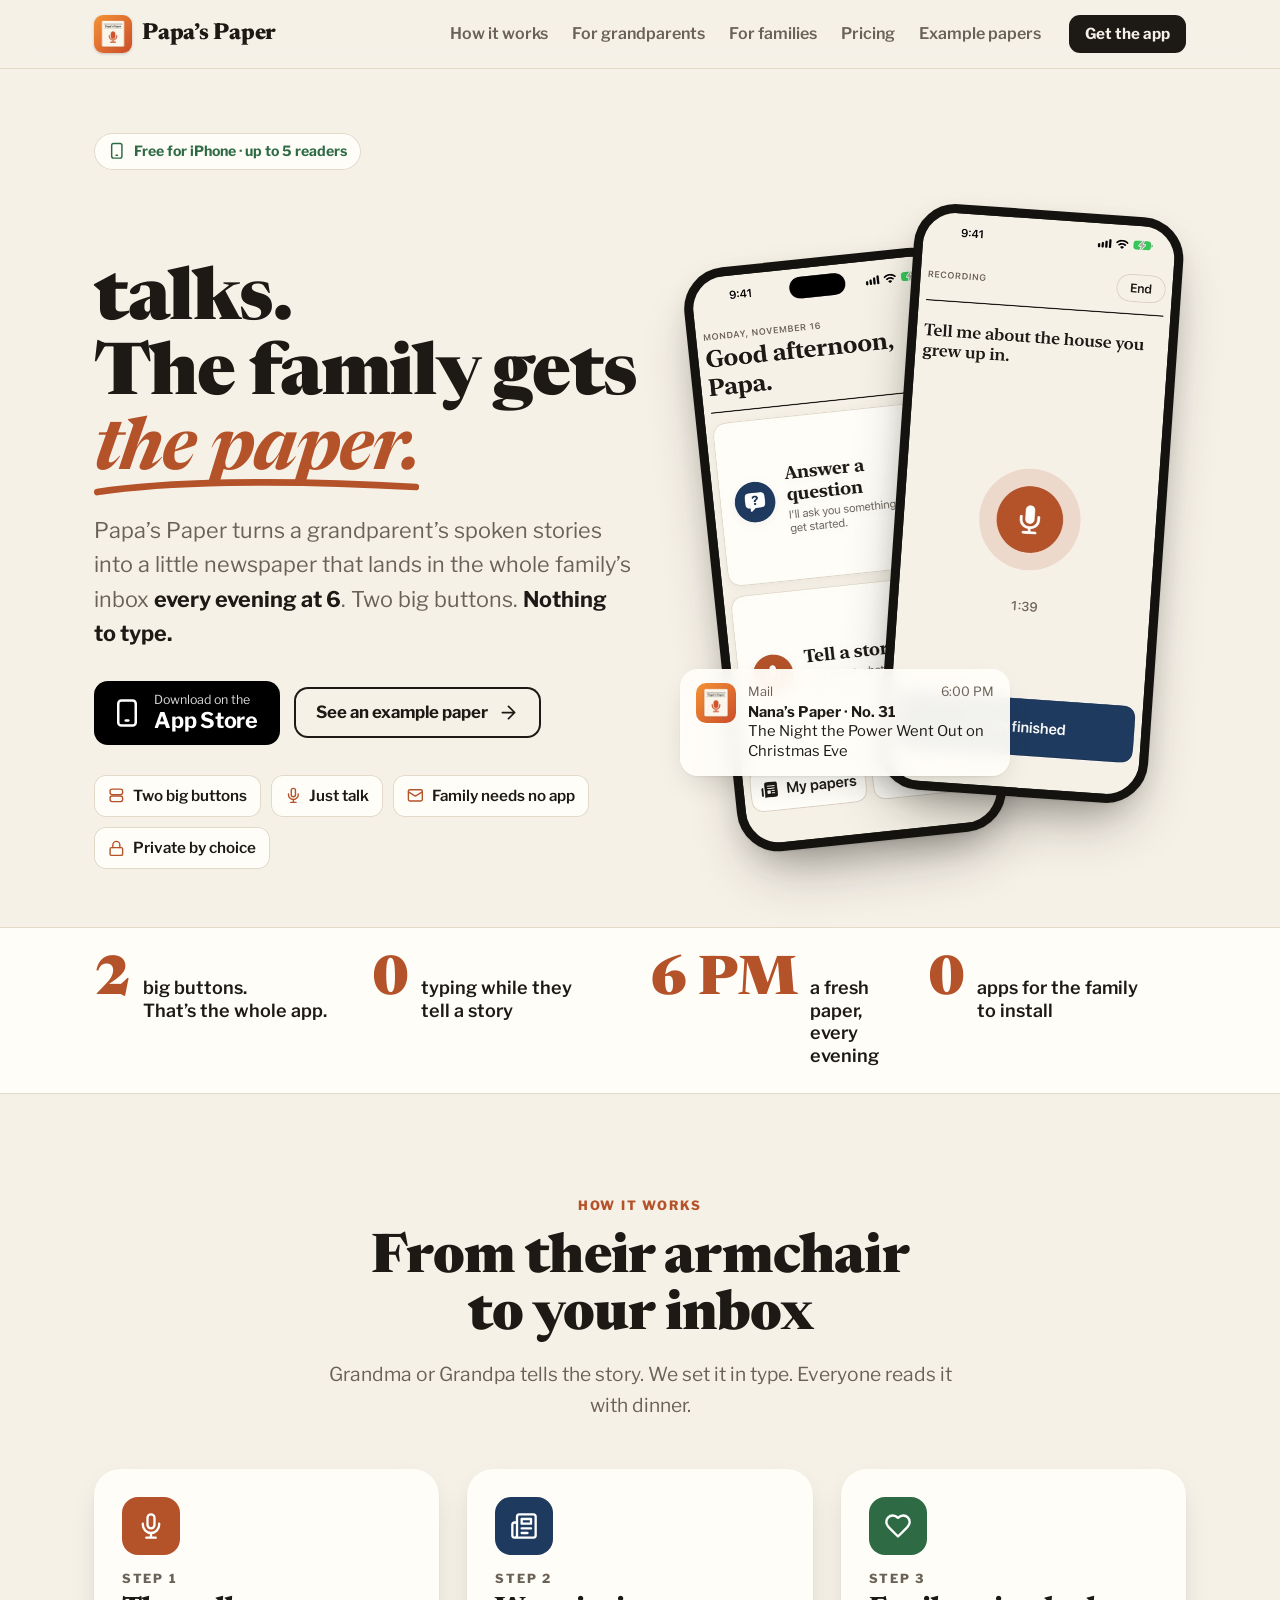
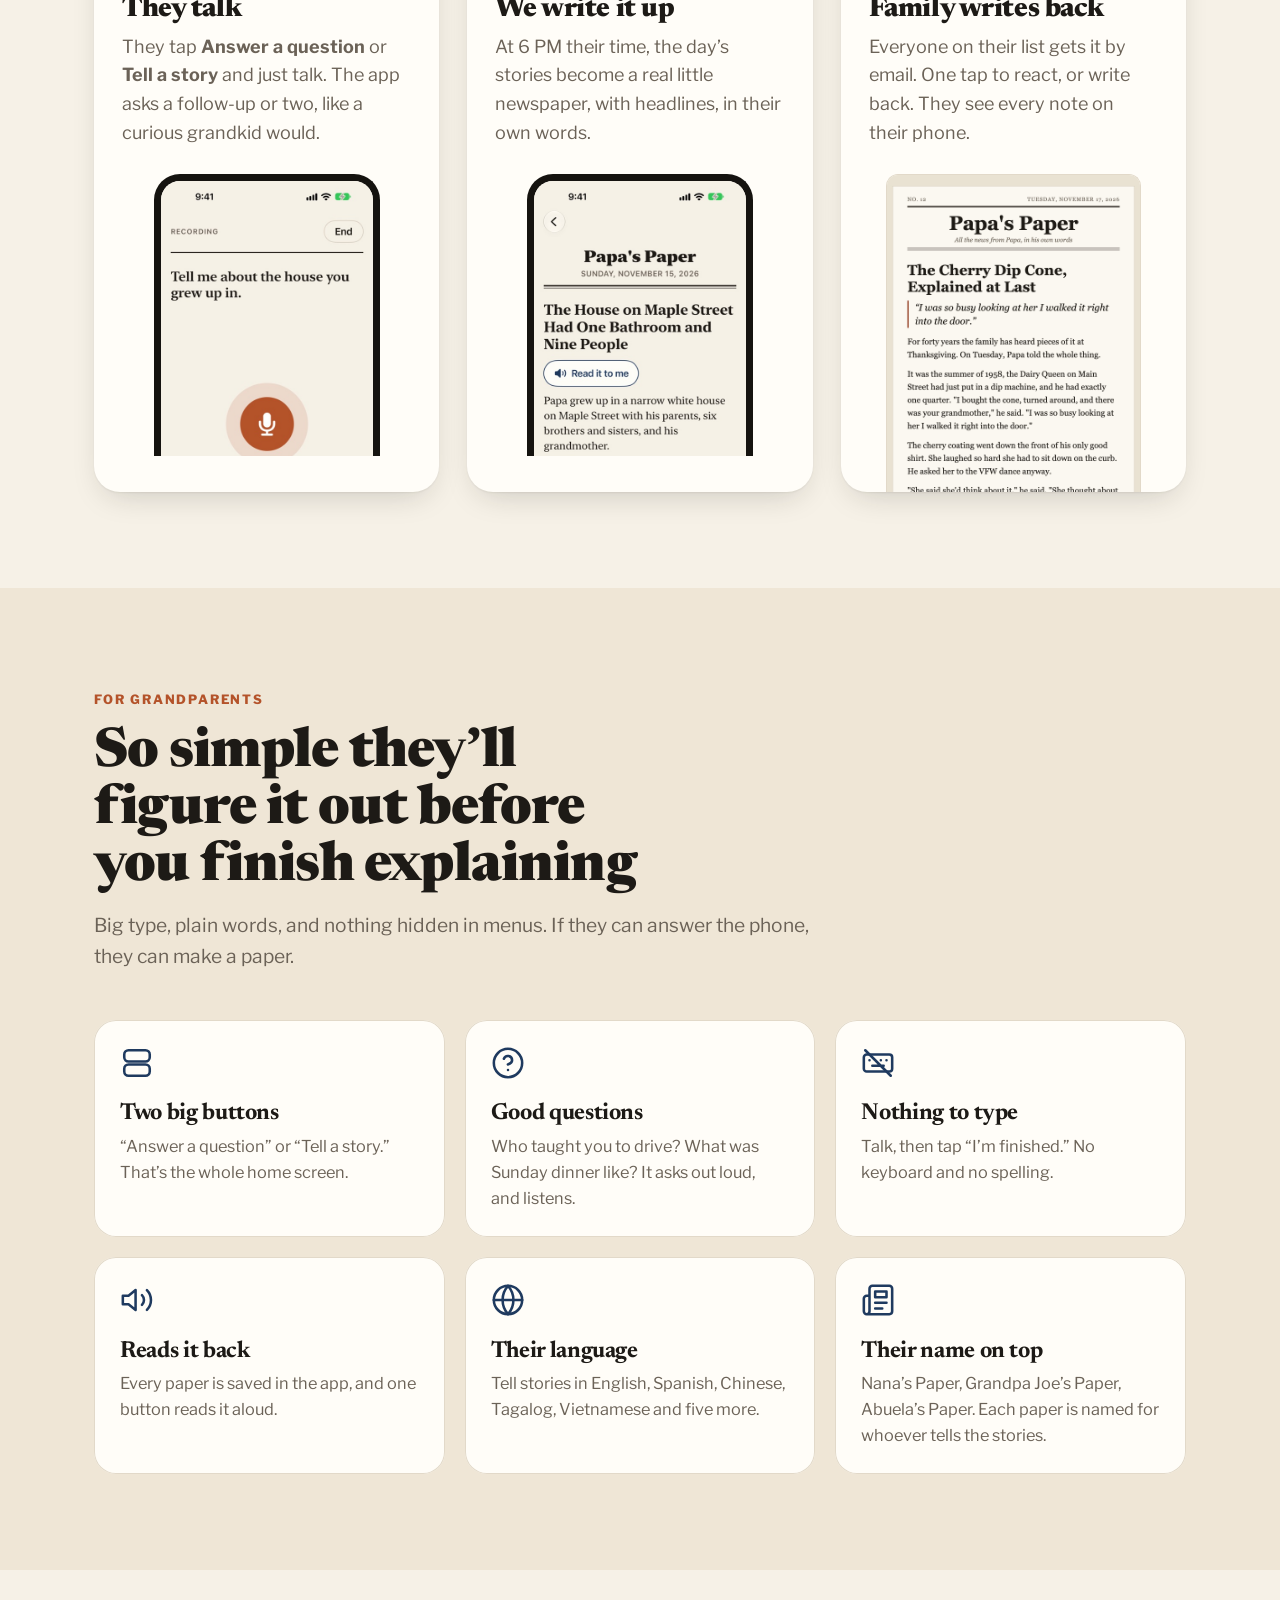
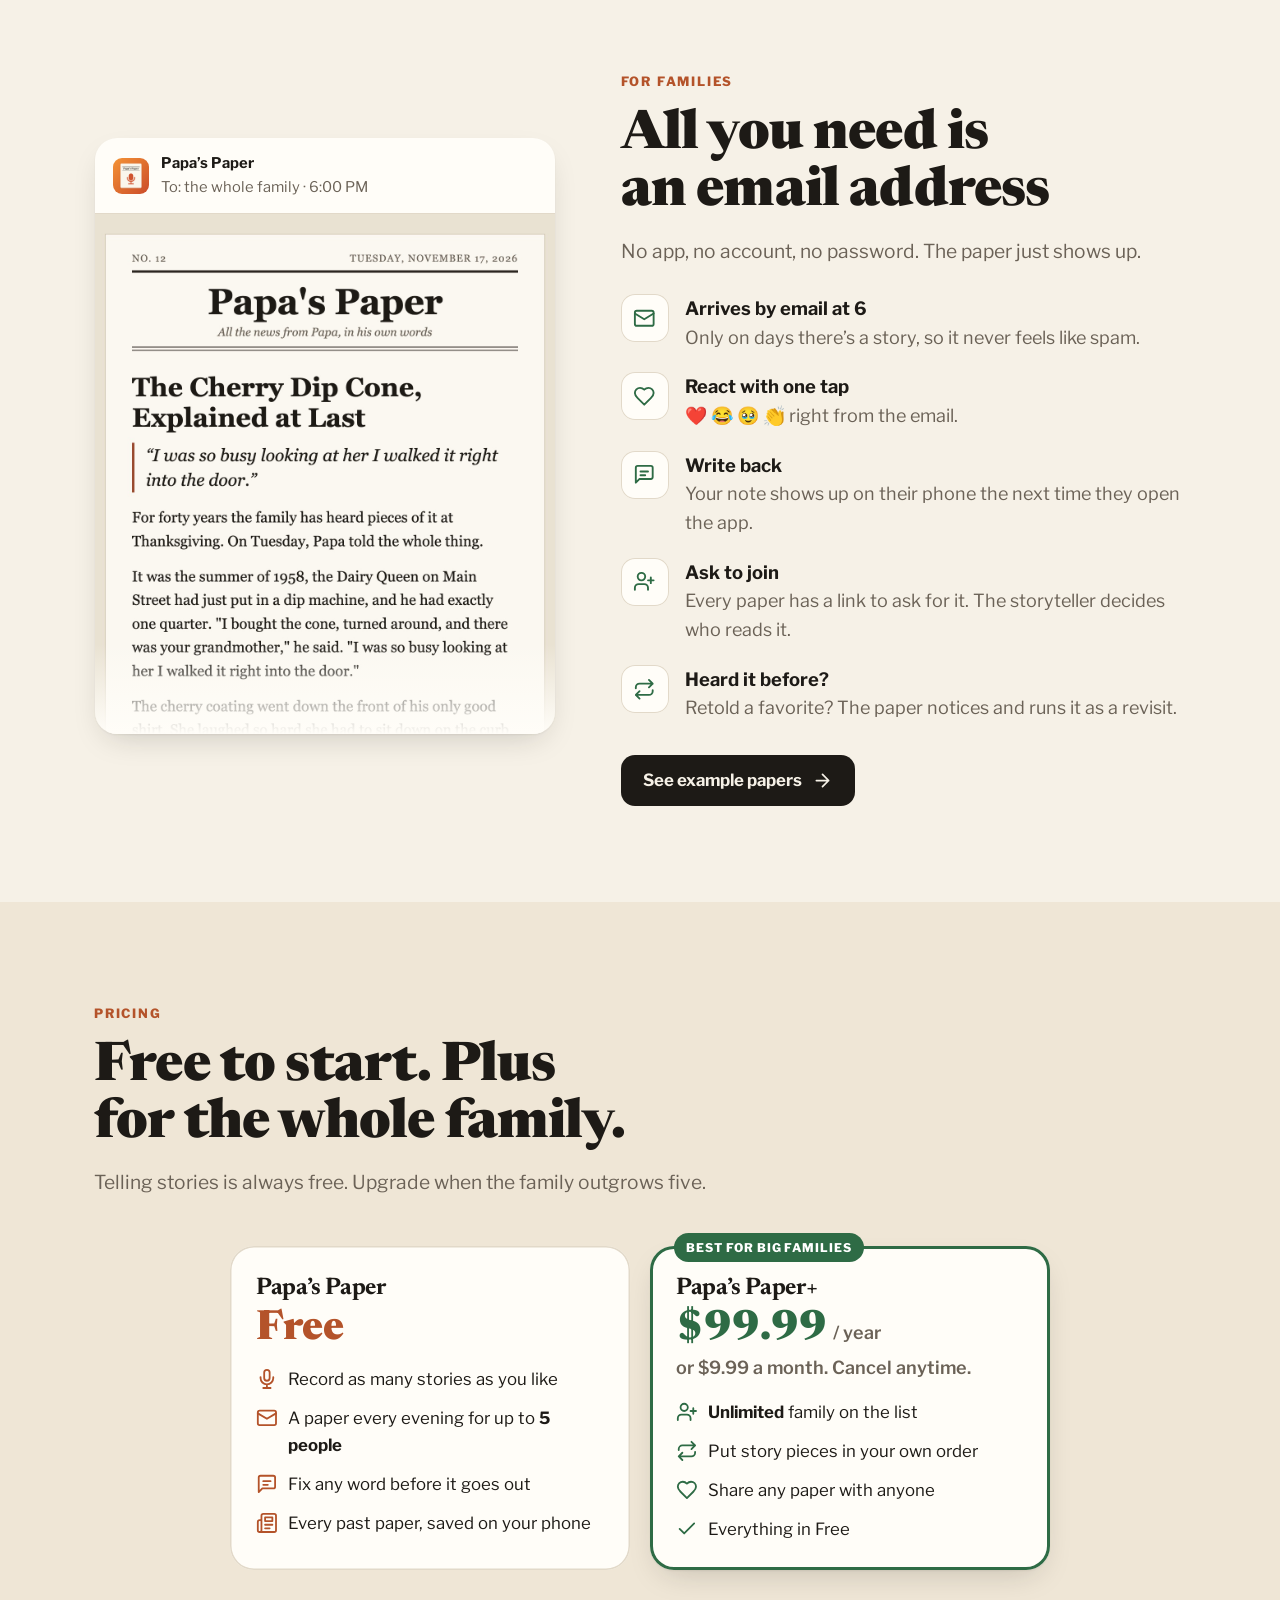
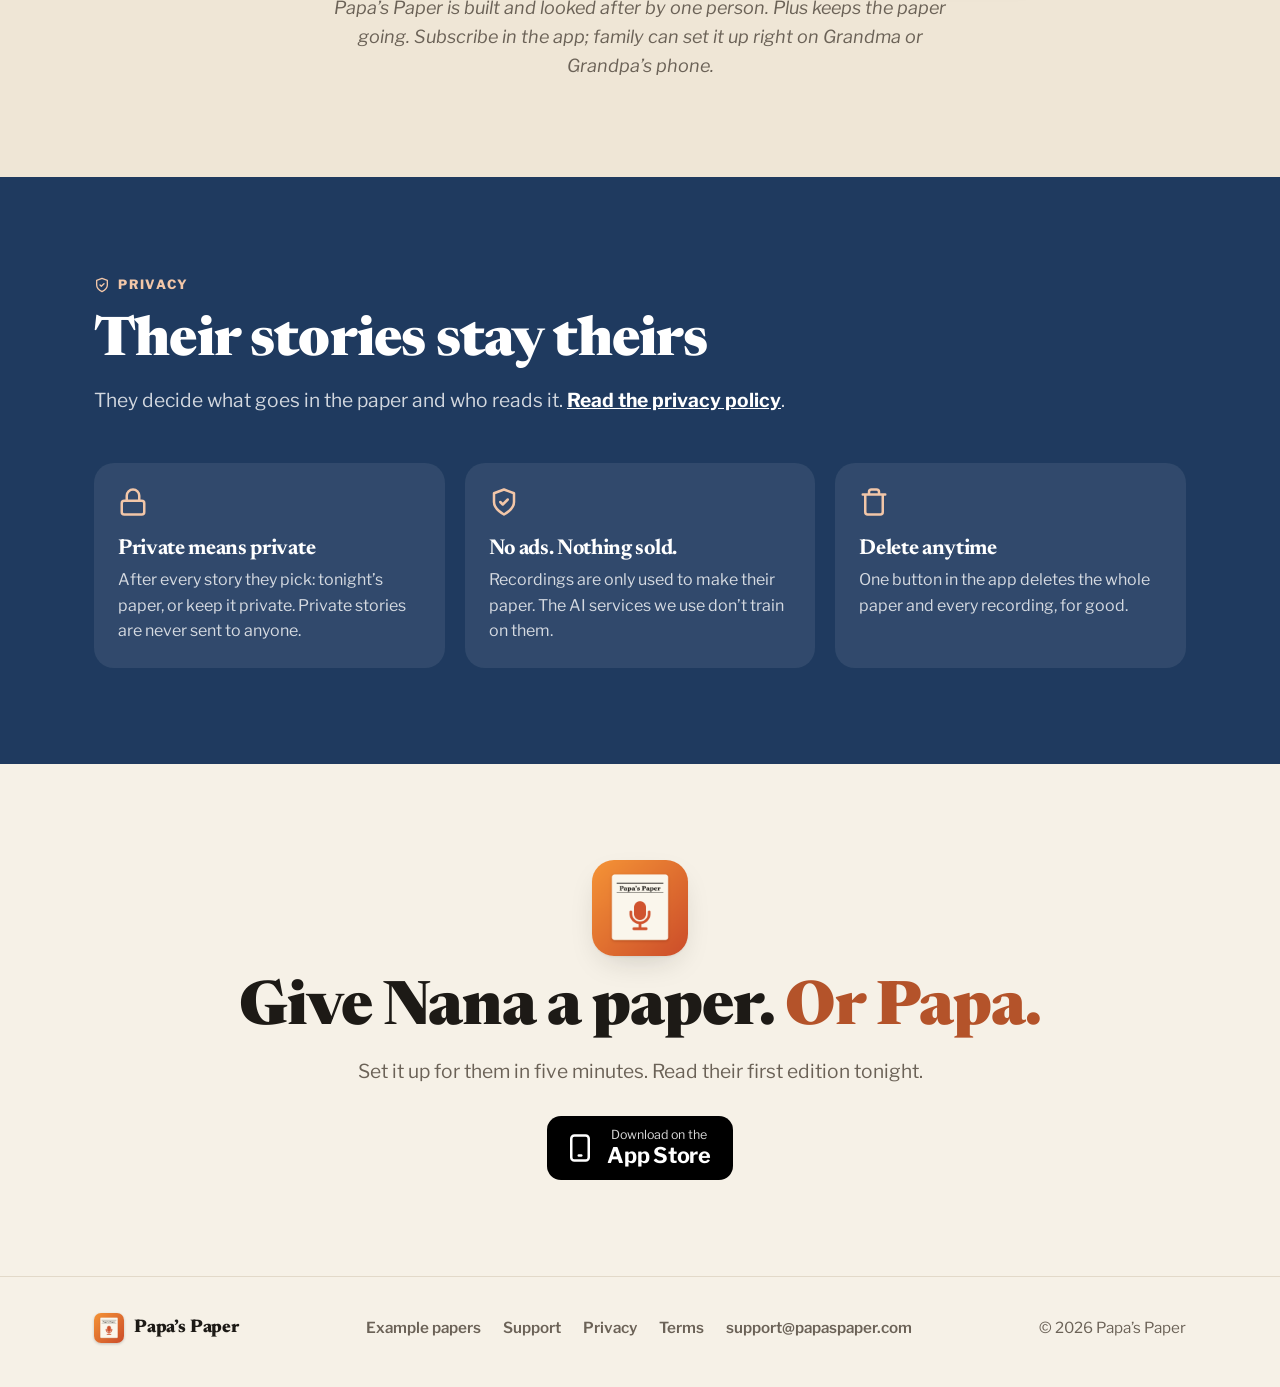
<file: index.html>
<!doctype html>
<html lang="en">
<head>
<meta charset="utf-8">
<meta name="viewport" content="width=device-width, initial-scale=1">
<script>
  // Reaction, reply and unsubscribe links in every paper point here (…/?t=…). Send them on to the reply page.
  if (/[?&](t|unsubscribe)=/.test(location.search)) location.replace("reply.html" + location.search + location.hash);
</script>
<title>Papa's Paper: Your grandparents' stories, delivered to the family</title>
<meta name="description" content="Grandparents tell their stories out loud. Every evening at 6, the family gets them as a little newspaper by email. Two big buttons, nothing to type. Free for iPhone.">
<meta property="og:title" content="Papa's Paper">
<meta property="og:description" content="Grandma talks. Grandpa talks. The family gets the paper. Free for iPhone.">
<meta property="og:image" content="https://papaspaper.com/icon-512.png">
<meta property="og:url" content="https://papaspaper.com/">
<meta name="apple-itunes-app" content="app-id=6835598942">
<meta name="theme-color" content="#f6f1e7">
<link rel="icon" href="favicon.png">
<link rel="apple-touch-icon" href="apple-touch-icon.png">
<link rel="preconnect" href="https://fonts.googleapis.com">
<link rel="preconnect" href="https://fonts.gstatic.com" crossorigin>
<link href="https://fonts.googleapis.com/css2?family=Newsreader:ital,opsz,wght@0,6..72,400;0,6..72,700;0,6..72,800;1,6..72,700&family=Libre+Franklin:wght@400;600;700;800&display=swap" rel="stylesheet">
<link rel="stylesheet" href="site.css">
</head>
<body>

<svg width="0" height="0" style="position:absolute" aria-hidden="true">
  <symbol id="i-mic" viewBox="0 0 24 24"><rect x="9" y="2" width="6" height="12" rx="3"/><path d="M19 10v1a7 7 0 0 1-14 0v-1M12 18v4M8 22h8"/></symbol>
  <symbol id="i-paper" viewBox="0 0 24 24"><path d="M4 22h16a2 2 0 0 0 2-2V4a2 2 0 0 0-2-2H8a2 2 0 0 0-2 2v16a2 2 0 0 1-2 2Zm0 0a2 2 0 0 1-2-2v-9c0-1.1.9-2 2-2h2"/><path d="M18 14h-8M15 18h-5M10 6h8v4h-8z"/></symbol>
  <symbol id="i-heart" viewBox="0 0 24 24"><path d="M19 14c1.5-1.5 3-3.2 3-5.5A5.5 5.5 0 0 0 16.5 3c-1.8 0-3 .5-4.5 2-1.5-1.5-2.7-2-4.5-2A5.5 5.5 0 0 0 2 8.5c0 2.3 1.5 4 3 5.5l7 7Z"/></symbol>
  <symbol id="i-reply" viewBox="0 0 24 24"><path d="M21 15a2 2 0 0 1-2 2H7l-4 4V5a2 2 0 0 1 2-2h14a2 2 0 0 1 2 2z"/><path d="M8 9h8M8 13h5"/></symbol>
  <symbol id="i-tap" viewBox="0 0 24 24"><rect x="3" y="3" width="18" height="8" rx="3"/><rect x="3" y="13" width="18" height="8" rx="3"/></symbol>
  <symbol id="i-question" viewBox="0 0 24 24"><circle cx="12" cy="12" r="10"/><path d="M9.1 9a3 3 0 0 1 5.8 1c0 2-3 3-3 3M12 17h.01"/></symbol>
  <symbol id="i-nokeys" viewBox="0 0 24 24"><rect x="2" y="6" width="20" height="12" rx="2"/><path d="M6 10h.01M10 10h.01M14 10h.01M18 10h.01M8 14h8M3 3l18 18"/></symbol>
  <symbol id="i-speaker" viewBox="0 0 24 24"><path d="M11 5 6 9H2v6h4l5 4z"/><path d="M15.5 8.5a5 5 0 0 1 0 7M19 5a10 10 0 0 1 0 14"/></symbol>
  <symbol id="i-globe" viewBox="0 0 24 24"><circle cx="12" cy="12" r="10"/><path d="M2 12h20M12 2a15 15 0 0 1 0 20M12 2a15 15 0 0 0 0 20"/></symbol>
  <symbol id="i-bell" viewBox="0 0 24 24"><path d="M6 8a6 6 0 0 1 12 0c0 7 3 9 3 9H3s3-2 3-9M10.3 21a1.9 1.9 0 0 0 3.4 0"/></symbol>
  <symbol id="i-lock" viewBox="0 0 24 24"><rect x="3" y="11" width="18" height="11" rx="2"/><path d="M7 11V7a5 5 0 0 1 10 0v4"/></symbol>
  <symbol id="i-mail" viewBox="0 0 24 24"><rect x="2" y="4" width="20" height="16" rx="2"/><path d="m22 7-10 6L2 7"/></symbol>
  <symbol id="i-adduser" viewBox="0 0 24 24"><path d="M16 21v-2a4 4 0 0 0-4-4H6a4 4 0 0 0-4 4v2"/><circle cx="9" cy="7" r="4"/><path d="M19 8v6M22 11h-6"/></symbol>
  <symbol id="i-trash" viewBox="0 0 24 24"><path d="M3 6h18M19 6v14a2 2 0 0 1-2 2H7a2 2 0 0 1-2-2V6M8 6V4a2 2 0 0 1 2-2h4a2 2 0 0 1 2 2v2"/></symbol>
  <symbol id="i-shield" viewBox="0 0 24 24"><path d="M12 22s8-4 8-10V5l-8-3-8 3v7c0 6 8 10 8 10"/><path d="m9 12 2 2 4-4"/></symbol>
  <symbol id="i-check" viewBox="0 0 24 24"><path d="M20 6 9 17l-5-5"/></symbol>
  <symbol id="i-arrow" viewBox="0 0 24 24"><path d="M5 12h14M12 5l7 7-7 7"/></symbol>
  <symbol id="i-phone" viewBox="0 0 24 24"><rect x="5" y="2" width="14" height="20" rx="2.5"/><path d="M11 18h2"/></symbol>
  <symbol id="i-repeat" viewBox="0 0 24 24"><path d="m17 2 4 4-4 4M3 11v-1a4 4 0 0 1 4-4h14M7 22l-4-4 4-4M21 13v1a4 4 0 0 1-4 4H3"/></symbol>
</svg>

<header class="topbar">
  <div class="wrap">
    <a class="brand" href="./"><img src="apple-touch-icon.png" alt="" width="38" height="38">Papa&rsquo;s Paper</a>
    <nav class="nav" aria-label="Main">
      <a href="#how">How it works</a>
      <a href="#grandparents">For grandparents</a>
      <a href="#families">For families</a>
      <a href="#pricing">Pricing</a>
      <a href="examples.html">Example papers</a>
    </nav>
    <a class="btn small" href="https://apps.apple.com/us/app/papas-paper/id6835598942">Get the app</a>
  </div>
</header>

<main>
  <section class="hero">
    <div class="wrap">
      <div>
        <span class="pill"><svg class="icon"><use href="#i-phone"/></svg>Free for iPhone &middot; up to 5 readers</span>
        <h1><span class="who" id="who">Grandma</span> talks.<br>The family gets <em>the paper.<svg viewBox="0 0 200 12" preserveAspectRatio="none" aria-hidden="true"><path d="M2 9c40-6 110-8 196-3" fill="none" stroke="currentColor" stroke-width="4" stroke-linecap="round"/></svg></em></h1>
        <p class="lede">Papa&rsquo;s Paper turns a grandparent&rsquo;s spoken stories into a little newspaper that lands in the whole family&rsquo;s inbox <b>every evening at 6</b>. Two big buttons. <b>Nothing to type.</b></p>
        <div class="cta-row" id="get">
          <a class="store" href="https://apps.apple.com/us/app/papas-paper/id6835598942">
            <svg class="icon"><use href="#i-phone"/></svg>
            <div><span>Download on the</span><strong>App Store</strong></div>
          </a>
          <a class="btn ghost" href="examples.html">See an example paper <svg class="icon"><use href="#i-arrow"/></svg></a>
        </div>
        <ul class="chips" aria-label="Highlights">
          <li><svg class="icon"><use href="#i-tap"/></svg>Two big buttons</li>
          <li><svg class="icon"><use href="#i-mic"/></svg>Just talk</li>
          <li><svg class="icon"><use href="#i-mail"/></svg>Family needs no app</li>
          <li><svg class="icon"><use href="#i-lock"/></svg>Private by choice</li>
        </ul>
      </div>

      <div class="stage" aria-label="The Papa's Paper app">
        <div class="phone back"><img src="img/1-home.jpg" alt="Home screen with two big buttons: Answer a question, and Tell a story" width="600" height="1304"></div>
        <div class="phone front"><img src="img/2-listening.jpg" alt="The app listening to an answer: Tell me about the house you grew up in" width="600" height="1304"></div>
        <div class="notif" role="img" aria-label="Email notification: Nana's Paper, The Night the Power Went Out on Christmas Eve">
          <img src="apple-touch-icon.png" alt="" width="40" height="40">
          <div>
            <div class="when"><span>Mail</span><span>6:00 PM</span></div>
            <b>Nana&rsquo;s Paper &middot; No. 31</b>
            The Night the Power Went Out on Christmas Eve
          </div>
        </div>
      </div>
    </div>
  </section>

  <div class="numbers">
    <ul class="wrap">
      <li><strong>2</strong><span>big buttons.<br>That&rsquo;s the whole app.</span></li>
      <li><strong>0</strong><span>typing while they<br>tell a story</span></li>
      <li><strong>6&nbsp;PM</strong><span>a fresh paper,<br>every evening</span></li>
      <li><strong>0</strong><span>apps for the family<br>to install</span></li>
    </ul>
  </div>

  <section class="block" id="how">
    <div class="wrap">
      <div class="head center">
        <span class="eyebrow">How it works</span>
        <h2>From their armchair to your inbox</h2>
        <p>Grandma or Grandpa tells the story. We set it in type. Everyone reads it with dinner.</p>
      </div>
      <ol class="steps">
        <li class="step">
          <div class="badge" style="background:var(--terracotta)"><svg class="icon"><use href="#i-mic"/></svg></div>
          <h3><small>Step 1</small>They talk</h3>
          <p>They tap <b>Answer a question</b> or <b>Tell a story</b> and just talk. The app asks a follow-up or two, like a curious grandkid would.</p>
          <div class="shot"><img src="img/2-listening.jpg" alt="" width="600" height="1304" loading="lazy"></div>
        </li>
        <li class="step">
          <div class="badge" style="background:var(--navy)"><svg class="icon"><use href="#i-paper"/></svg></div>
          <h3><small>Step 2</small>We write it up</h3>
          <p>At 6 PM their time, the day&rsquo;s stories become a real little newspaper, with headlines, in their own words.</p>
          <div class="shot"><img src="img/5-paper.jpg" alt="" width="600" height="1304" loading="lazy"></div>
        </li>
        <li class="step">
          <div class="badge" style="background:var(--green)"><svg class="icon"><use href="#i-heart"/></svg></div>
          <h3><small>Step 3</small>Family writes back</h3>
          <p>Everyone on their list gets it by email. One tap to react, or write back. They see every note on their phone.</p>
          <div class="shot email"><img src="img/email-paper.jpg" alt="" width="1120" height="2160" loading="lazy"></div>
        </li>
      </ol>
    </div>
  </section>

  <section class="block tinted" id="grandparents">
    <div class="wrap">
      <div class="head">
        <span class="eyebrow">For grandparents</span>
        <h2>So simple they&rsquo;ll figure it out before you finish explaining</h2>
        <p>Big type, plain words, and nothing hidden in menus. If they can answer the phone, they can make a paper.</p>
      </div>
      <div class="features">
        <div class="feature"><svg class="icon"><use href="#i-tap"/></svg><h3>Two big buttons</h3><p>&ldquo;Answer a question&rdquo; or &ldquo;Tell a story.&rdquo; That&rsquo;s the whole home screen.</p></div>
        <div class="feature"><svg class="icon"><use href="#i-question"/></svg><h3>Good questions</h3><p>Who taught you to drive? What was Sunday dinner like? It asks out loud, and listens.</p></div>
        <div class="feature"><svg class="icon"><use href="#i-nokeys"/></svg><h3>Nothing to type</h3><p>Talk, then tap &ldquo;I&rsquo;m finished.&rdquo; No keyboard and no spelling.</p></div>
        <div class="feature"><svg class="icon"><use href="#i-speaker"/></svg><h3>Reads it back</h3><p>Every paper is saved in the app, and one button reads it aloud.</p></div>
        <div class="feature"><svg class="icon"><use href="#i-globe"/></svg><h3>Their language</h3><p>Tell stories in English, Spanish, Chinese, Tagalog, Vietnamese and five more.</p></div>
        <div class="feature"><svg class="icon"><use href="#i-paper"/></svg><h3>Their name on top</h3><p>Nana&rsquo;s Paper, Grandpa Joe&rsquo;s Paper, Abuela&rsquo;s Paper. Each paper is named for whoever tells the stories.</p></div>
      </div>
    </div>
  </section>

  <section class="block" id="families">
    <div class="wrap split">
      <div class="inbox">
        <div class="bar">
          <img src="apple-touch-icon.png" alt="" width="36" height="36">
          <div><b>Papa&rsquo;s Paper</b><span>To: the whole family &middot; 6:00 PM</span></div>
        </div>
        <div class="mail"><img src="img/email-paper.jpg" alt="A sample paper: The Cherry Dip Cone, Explained at Last, with reaction buttons and a Write back to Papa button" width="1120" height="2160" loading="lazy"></div>
      </div>
      <div>
        <span class="eyebrow">For families</span>
        <div class="head" style="margin-bottom:0">
          <h2>All you need is an email address</h2>
          <p>No app, no account, no password. The paper just shows up.</p>
        </div>
        <ul class="checks">
          <li><span class="dot"><svg class="icon"><use href="#i-mail"/></svg></span><div><b>Arrives by email at 6</b><span>Only on days there&rsquo;s a story, so it never feels like spam.</span></div></li>
          <li><span class="dot"><svg class="icon"><use href="#i-heart"/></svg></span><div><b>React with one tap</b><span>&#x2764;&#xFE0F; &#x1F602; &#x1F979; &#x1F44F; right from the email.</span></div></li>
          <li><span class="dot"><svg class="icon"><use href="#i-reply"/></svg></span><div><b>Write back</b><span>Your note shows up on their phone the next time they open the app.</span></div></li>
          <li><span class="dot"><svg class="icon"><use href="#i-adduser"/></svg></span><div><b>Ask to join</b><span>Every paper has a link to ask for it. The storyteller decides who reads it.</span></div></li>
          <li><span class="dot"><svg class="icon"><use href="#i-repeat"/></svg></span><div><b>Heard it before?</b><span>Retold a favorite? The paper notices and runs it as a revisit.</span></div></li>
        </ul>
        <a class="btn" href="examples.html">See example papers <svg class="icon"><use href="#i-arrow"/></svg></a>
      </div>
    </div>
  </section>

  <section class="block tinted" id="pricing">
    <div class="wrap">
      <div class="head">
        <span class="eyebrow">Pricing</span>
        <h2>Free to start. Plus for the whole family.</h2>
        <p>Telling stories is always free. Upgrade when the family outgrows five.</p>
      </div>
      <div class="plans">
        <div class="plan">
          <h3>Papa&rsquo;s Paper</h3>
          <div class="price"><strong>Free</strong></div>
          <ul>
            <li><svg class="icon"><use href="#i-mic"/></svg><span>Record as many stories as you like</span></li>
            <li><svg class="icon"><use href="#i-mail"/></svg><span>A paper every evening for up to <b>5 people</b></span></li>
            <li><svg class="icon"><use href="#i-reply"/></svg><span>Fix any word before it goes out</span></li>
            <li><svg class="icon"><use href="#i-paper"/></svg><span>Every past paper, saved on your phone</span></li>
          </ul>
        </div>
        <div class="plan plus">
          <span class="tag">Best for big families</span>
          <h3>Papa&rsquo;s Paper+</h3>
          <div class="price"><strong>$99.99</strong><span>/ year</span></div>
          <p class="alt">or $9.99 a month. Cancel anytime.</p>
          <ul>
            <li><svg class="icon"><use href="#i-adduser"/></svg><span><b>Unlimited</b> family on the list</span></li>
            <li><svg class="icon"><use href="#i-repeat"/></svg><span>Put story pieces in your own order</span></li>
            <li><svg class="icon"><use href="#i-heart"/></svg><span>Share any paper with anyone</span></li>
            <li><svg class="icon"><use href="#i-check"/></svg><span>Everything in Free</span></li>
          </ul>
        </div>
      </div>
      <p class="note">Papa&rsquo;s Paper is built and looked after by one person. Plus keeps the paper going. Subscribe in the app; family can set it up right on Grandma or Grandpa&rsquo;s phone.</p>
    </div>
  </section>

  <section class="block privacy" id="privacy">
    <div class="wrap">
      <div class="head">
        <span class="eyebrow"><svg class="icon"><use href="#i-shield"/></svg>Privacy</span>
        <h2>Their stories stay theirs</h2>
        <p>They decide what goes in the paper and who reads it. <a href="privacy.html">Read the privacy policy</a>.</p>
      </div>
      <div class="grid">
        <div class="item"><svg class="icon"><use href="#i-lock"/></svg><h3>Private means private</h3><p>After every story they pick: tonight&rsquo;s paper, or keep it private. Private stories are never sent to anyone.</p></div>
        <div class="item"><svg class="icon"><use href="#i-shield"/></svg><h3>No ads. Nothing sold.</h3><p>Recordings are only used to make their paper. The AI services we use don&rsquo;t train on them.</p></div>
        <div class="item"><svg class="icon"><use href="#i-trash"/></svg><h3>Delete anytime</h3><p>One button in the app deletes the whole paper and every recording, for good.</p></div>
      </div>
    </div>
  </section>

  <section class="block final">
    <div class="wrap">
      <img class="appicon" src="icon-512.png" alt="Papa's Paper app icon" width="96" height="96">
      <h2>Give Nana a paper. <span style="color:var(--terracotta)">Or Papa.</span></h2>
      <p>Set it up for them in five minutes. Read their first edition tonight.</p>
      <div class="cta-row">
        <a class="store" href="https://apps.apple.com/us/app/papas-paper/id6835598942">
          <svg class="icon"><use href="#i-phone"/></svg>
          <div><span>Download on the</span><strong>App Store</strong></div>
        </a>
      </div>
    </div>
  </section>
</main>

<footer class="site">
  <div class="wrap">
    <a class="brand" href="./"><img src="apple-touch-icon.png" alt="" width="30" height="30">Papa&rsquo;s Paper</a>
    <nav aria-label="Footer">
      <a href="examples.html">Example papers</a>
      <a href="support.html">Support</a>
      <a href="privacy.html">Privacy</a>
      <a href="terms.html">Terms</a>
      <a href="mailto:support@papaspaper.com">support@papaspaper.com</a>
    </nav>
    <span>&copy; 2026 Papa&rsquo;s Paper</span>
  </div>
</footer>
<script>
  const names = ["Grandma", "Grandpa", "Nana", "Papa", "Abuela", "Grandad"];
  const who = document.getElementById("who");
  if (!matchMedia("(prefers-reduced-motion: reduce)").matches) {
    let i = 0;
    setInterval(() => {
      who.classList.add("out");
      setTimeout(() => { i = (i + 1) % names.length; who.textContent = names[i]; who.classList.remove("out"); }, 250);
    }, 2200);
  }
</script>
</body>
</html>
</file>
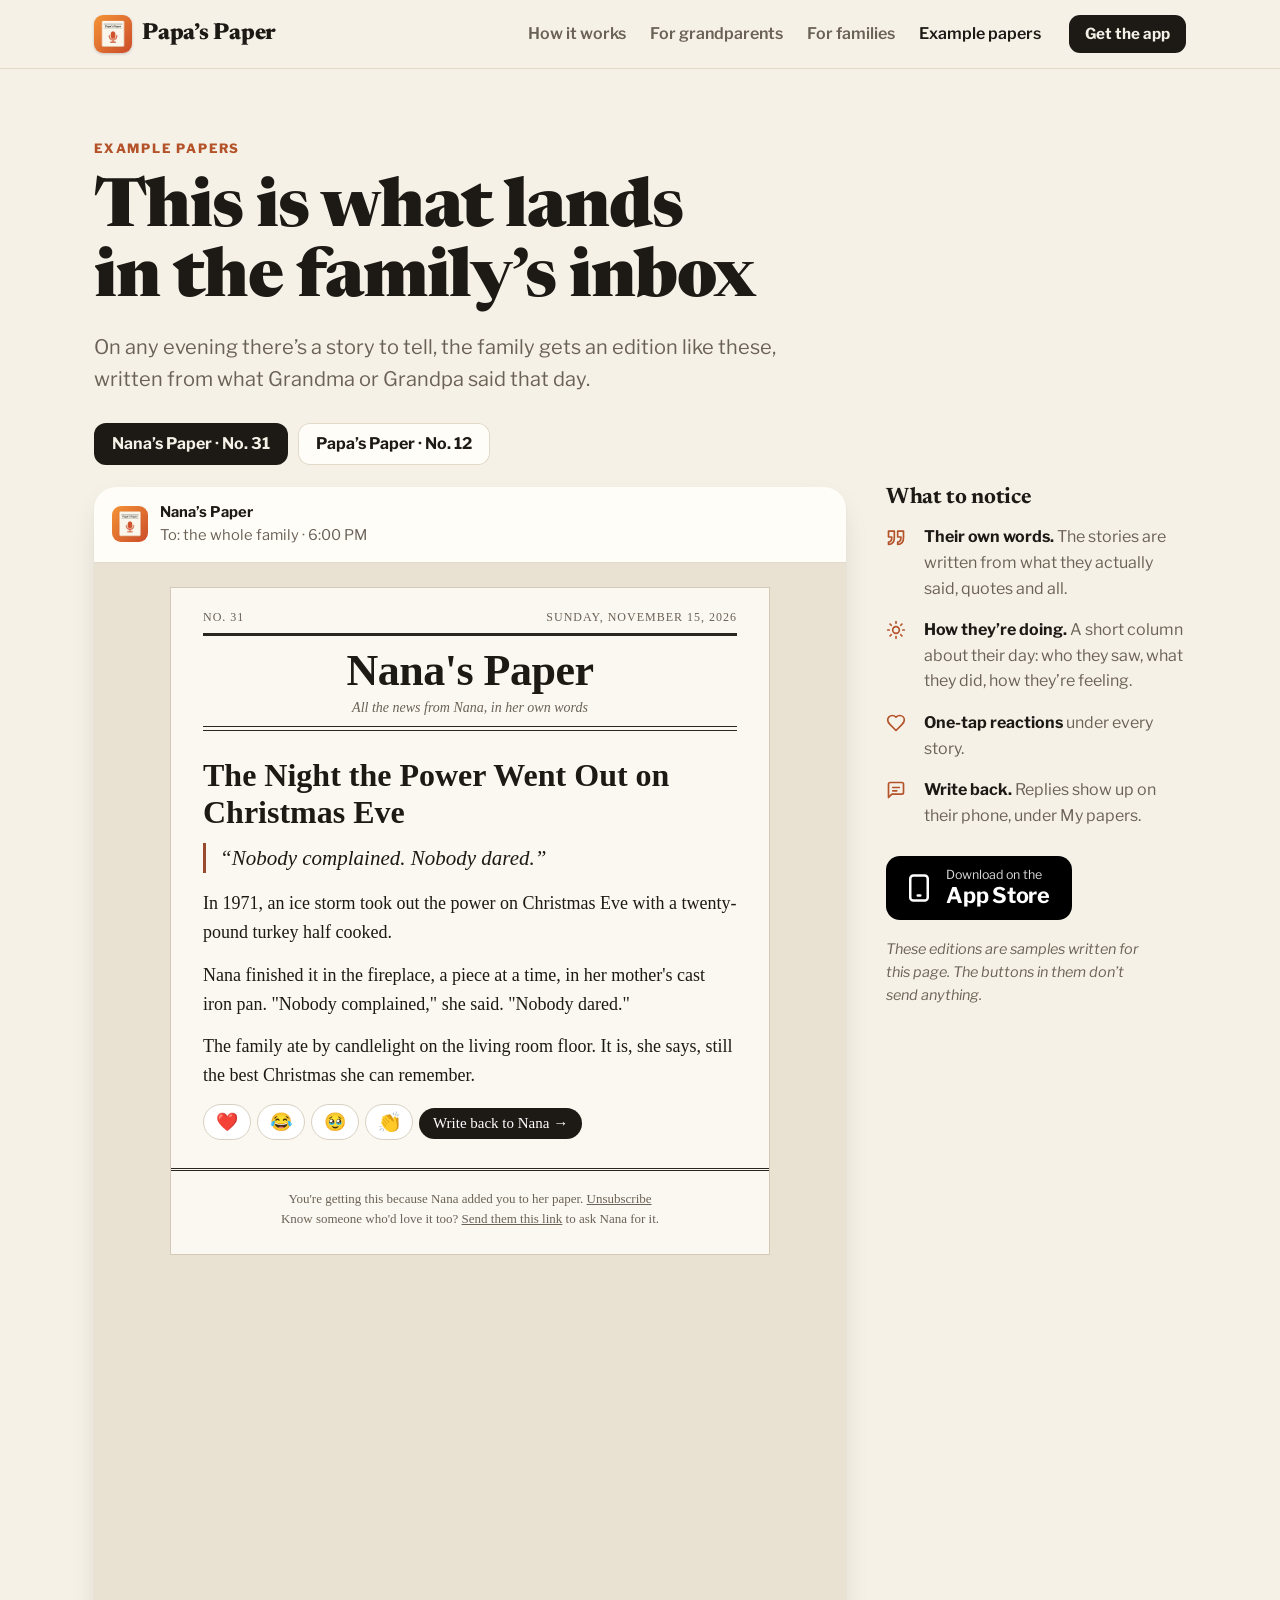
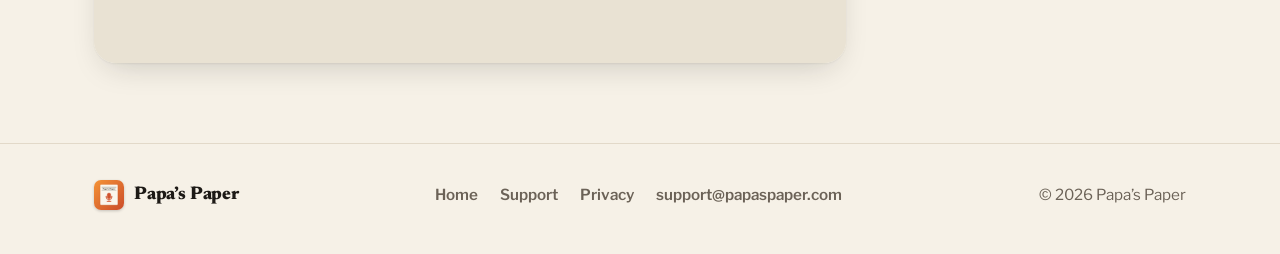
<file: examples.html>
<!doctype html>
<html lang="en">
<head>
<meta charset="utf-8">
<meta name="viewport" content="width=device-width, initial-scale=1">
<title>Example papers · Papa's Paper</title>
<meta name="description" content="See what the family gets: sample editions of Papa's Paper, exactly as they arrive by email.">
<meta name="apple-itunes-app" content="app-id=6835598942">
<meta name="theme-color" content="#f6f1e7">
<link rel="icon" href="favicon.png">
<link rel="apple-touch-icon" href="apple-touch-icon.png">
<link rel="preconnect" href="https://fonts.googleapis.com">
<link rel="preconnect" href="https://fonts.gstatic.com" crossorigin>
<link href="https://fonts.googleapis.com/css2?family=Newsreader:ital,opsz,wght@0,6..72,400;0,6..72,700;0,6..72,800;1,6..72,700&family=Libre+Franklin:wght@400;600;700;800&display=swap" rel="stylesheet">
<link rel="stylesheet" href="site.css">
</head>
<body>

<svg width="0" height="0" style="position:absolute" aria-hidden="true">
  <symbol id="i-heart" viewBox="0 0 24 24"><path d="M19 14c1.5-1.5 3-3.2 3-5.5A5.5 5.5 0 0 0 16.5 3c-1.8 0-3 .5-4.5 2-1.5-1.5-2.7-2-4.5-2A5.5 5.5 0 0 0 2 8.5c0 2.3 1.5 4 3 5.5l7 7Z"/></symbol>
  <symbol id="i-reply" viewBox="0 0 24 24"><path d="M21 15a2 2 0 0 1-2 2H7l-4 4V5a2 2 0 0 1 2-2h14a2 2 0 0 1 2 2z"/><path d="M8 9h8M8 13h5"/></symbol>
  <symbol id="i-quote" viewBox="0 0 24 24"><path d="M3 21c3 0 7-1 7-8V5H3v7h4c0 4-1 6-4 6zM14 21c3 0 7-1 7-8V5h-7v7h4c0 4-1 6-4 6z"/></symbol>
  <symbol id="i-sun" viewBox="0 0 24 24"><circle cx="12" cy="12" r="4"/><path d="M12 2v2M12 20v2M4.9 4.9l1.4 1.4M17.7 17.7l1.4 1.4M2 12h2M20 12h2M4.9 19.1l1.4-1.4M17.7 6.3l1.4-1.4"/></symbol>
  <symbol id="i-phone" viewBox="0 0 24 24"><rect x="5" y="2" width="14" height="20" rx="2.5"/><path d="M11 18h2"/></symbol>
</svg>

<header class="topbar">
  <div class="wrap">
    <a class="brand" href="./"><img src="apple-touch-icon.png" alt="" width="38" height="38">Papa&rsquo;s Paper</a>
    <nav class="nav" aria-label="Main">
      <a href="./#how">How it works</a>
      <a href="./#grandparents">For grandparents</a>
      <a href="./#families">For families</a>
      <a href="examples.html" aria-current="page">Example papers</a>
    </nav>
    <a class="btn small" href="https://apps.apple.com/us/app/papas-paper/id6835598942">Get the app</a>
  </div>
</header>

<main class="wrap">
  <div class="page-head">
    <span class="eyebrow">Example papers</span>
    <h1>This is what lands in the family&rsquo;s inbox</h1>
    <p>On any evening there&rsquo;s a story to tell, the family gets an edition like these, written from what Grandma or Grandpa said that day.</p>
  </div>

  <div class="tabs" role="tablist" aria-label="Example papers">
    <button role="tab" id="tab-1" aria-controls="panel" aria-selected="true" data-src="examples/paper-2.html" data-to="Nana&rsquo;s Paper">Nana&rsquo;s Paper &middot; No. 31</button>
    <button role="tab" id="tab-2" aria-controls="panel" aria-selected="false" data-src="examples/paper-1.html" data-to="Papa&rsquo;s Paper">Papa&rsquo;s Paper &middot; No. 12</button>
  </div>

  <div class="example" id="panel" role="tabpanel" aria-labelledby="tab-1">
    <div class="inbox">
      <div class="bar">
        <img src="apple-touch-icon.png" alt="" width="36" height="36">
        <div><b id="from">Nana&rsquo;s Paper</b><span>To: the whole family &middot; 6:00 PM</span></div>
      </div>
      <iframe id="paper" src="examples/paper-2.html" title="Example paper email" loading="lazy"></iframe>
    </div>

    <aside class="notes">
      <h3>What to notice</h3>
      <ul>
        <li><svg class="icon"><use href="#i-quote"/></svg><span><b>Their own words.</b> The stories are written from what they actually said, quotes and all.</span></li>
        <li><svg class="icon"><use href="#i-sun"/></svg><span><b>How they&rsquo;re doing.</b> A short column about their day: who they saw, what they did, how they&rsquo;re feeling.</span></li>
        <li><svg class="icon"><use href="#i-heart"/></svg><span><b>One-tap reactions</b> under every story.</span></li>
        <li><svg class="icon"><use href="#i-reply"/></svg><span><b>Write back.</b> Replies show up on their phone, under My papers.</span></li>
      </ul>
      <a class="store" href="https://apps.apple.com/us/app/papas-paper/id6835598942">
        <svg class="icon"><use href="#i-phone"/></svg>
        <div><span>Download on the</span><strong>App Store</strong></div>
      </a>
      <p class="fineprint" style="margin-top:18px">These editions are samples written for this page. The buttons in them don&rsquo;t send anything.</p>
    </aside>
  </div>
</main>

<footer class="site">
  <div class="wrap">
    <a class="brand" href="./"><img src="apple-touch-icon.png" alt="" width="30" height="30">Papa&rsquo;s Paper</a>
    <nav aria-label="Footer">
      <a href="./">Home</a>
      <a href="support.html">Support</a>
      <a href="privacy.html">Privacy</a>
      <a href="mailto:support@papaspaper.com">support@papaspaper.com</a>
    </nav>
    <span>&copy; 2026 Papa&rsquo;s Paper</span>
  </div>
</footer>

<script>
  const tabs = document.querySelectorAll('[role="tab"]');
  const frame = document.getElementById("paper");
  const from = document.getElementById("from");
  const panel = document.getElementById("panel");
  tabs.forEach((tab) => tab.addEventListener("click", () => {
    tabs.forEach((t) => t.setAttribute("aria-selected", String(t === tab)));
    frame.src = tab.dataset.src;
    from.innerHTML = tab.dataset.to;
    panel.setAttribute("aria-labelledby", tab.id);
  }));
  // Sample buttons go nowhere: keep clicks inside the example from navigating the frame.
  frame.addEventListener("load", () => {
    try { frame.contentDocument.querySelectorAll("a").forEach((a) => a.addEventListener("click", (e) => e.preventDefault())); } catch {}
  });
</script>
</body>
</html>
</file>
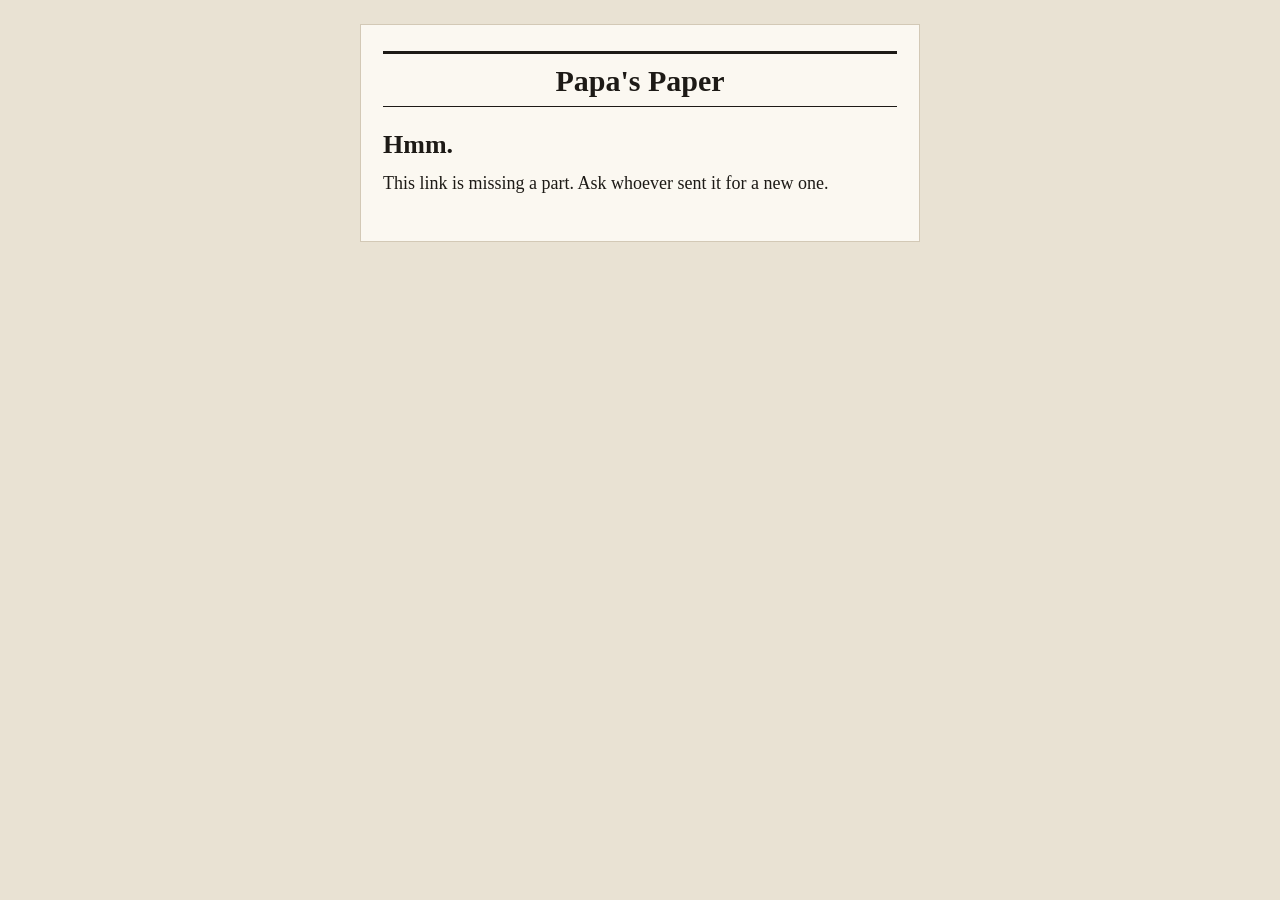
<file: join.html>
<!doctype html>
<html lang="en">
<head>
<meta charset="utf-8">
<meta name="viewport" content="width=device-width, initial-scale=1">
<meta name="robots" content="noindex">
<title>Ask for the paper</title>
<style>
  :root {
    --paper: #e9e2d3; --page: #fbf8f1; --ink: #1d1a16; --muted: #6b6257; --rule: #d3c9b6;
    --accent: #9a4b2f; --error: #9a2f2f;
  }
  @media (prefers-color-scheme: dark) {
    :root { --paper: #141210; --page: #1f1c19; --ink: #f3eee4; --muted: #b5ac9f; --rule: #45403a; --accent: #db7a4e; --error: #e07b6f; }
  }
  * { box-sizing: border-box; }
  body { margin: 0; background: var(--paper); color: var(--ink); font-family: Georgia, 'Times New Roman', serif; }
  main { max-width: 560px; margin: 24px auto; padding: 26px 22px 30px; background: var(--page); border: 1px solid var(--rule); }
  @media (max-width: 600px) { main { margin: 0; min-height: 100vh; border: 0; } }
  .masthead { border-top: 3px solid var(--ink); border-bottom: 1px solid var(--ink); padding: 10px 0 8px; text-align: center; margin-bottom: 22px; }
  .masthead h1 { margin: 0; font-size: 30px; }
  .big { font-size: 56px; margin: 6px 0 0; text-align: center; }
  h2 { font-size: 26px; line-height: 1.2; margin: 0 0 10px; }
  p { font-size: 18px; line-height: 1.5; margin: 0 0 14px; }
  .muted { color: var(--muted); font-style: italic; }
  .error { color: var(--error); }
  label { display: block; font-size: 17px; margin: 16px 0 6px; }
  input { width: 100%; font: inherit; font-size: 19px; padding: 12px; color: var(--ink); background: var(--page);
          border: 1px solid var(--rule); border-radius: 10px; }
  .trap { position: absolute; left: -9999px; width: 1px; height: 1px; overflow: hidden; }
  button { margin-top: 20px; width: 100%; padding: 15px; font: inherit; font-size: 19px; color: #fff; background: var(--ink);
           border: 0; border-radius: 999px; cursor: pointer; }
  @media (prefers-color-scheme: dark) { button { color: var(--page); } }
  button:disabled { opacity: 0.5; cursor: default; }
  [hidden] { display: none !important; }
</style>
</head>
<body>
<main>
  <div class="masthead"><h1 id="paper-name">Papa's Paper</h1></div>

  <section id="loading"><p class="muted">One moment…</p></section>

  <section id="problem" hidden><h2>Hmm.</h2><p id="problem-text"></p></section>

  <form id="ask" hidden novalidate>
    <h2 id="ask-title"></h2>
    <p id="ask-about"></p>
    <label for="name">Your name</label>
    <input id="name" name="name" autocomplete="name" maxlength="80" required>
    <label for="email">Your email</label>
    <input id="email" name="email" type="email" autocomplete="email" inputmode="email" maxlength="254" required>
    <div class="trap" aria-hidden="true"><label for="website">Leave this empty</label><input id="website" name="website" tabindex="-1" autocomplete="off"></div>
    <p class="error" id="ask-error" hidden></p>
    <button id="send" type="submit">Ask</button>
  </form>

  <section id="asked" hidden>
    <p class="big">📰</p>
    <h2>Asked!</h2>
    <p id="asked-text"></p>
  </section>
</main>
<script>
  // Talks to the Supabase "follow-request" function. The paper comes from the link (?p=…).
  const API = "https://qmlhgsjccwkncpwfpjxs.supabase.co/functions/v1/follow-request";
  const p = new URLSearchParams(location.search).get("p");
  const $ = (id) => document.getElementById(id);
  const show = (id) => ["loading", "problem", "ask", "asked"].forEach((s) => ($(s).hidden = s !== id));

  async function call(body) {
    let response;
    try {
      response = await fetch(API, { method: "POST", headers: { "content-type": "application/json" }, body: JSON.stringify({ p, ...body }) });
    } catch {
      throw new Error("We couldn't reach the paper just now. Check your internet connection and try again.");
    }
    const data = await response.json().catch(() => ({}));
    if (!response.ok) throw new Error(data.error || "Something went wrong. Try again in a minute.");
    return data;
  }

  let paper;
  (async () => {
    if (!p) { $("problem-text").textContent = "This link is missing a part. Ask whoever sent it for a new one."; return show("problem"); }
    try {
      paper = await call({});
    } catch (err) {
      $("problem-text").textContent = err.message;
      return show("problem");
    }
    document.title = paper.paperName;
    $("paper-name").textContent = paper.paperName;
    $("ask-title").textContent = `Ask ${paper.name} for the paper`;
    $("ask-about").textContent = `On days ${paper.name} shares a story, a little newspaper about it arrives by email in the evening. ${paper.name} will see your request in the app and can say yes.`;
    show("ask");
    $("name").focus();
  })();

  $("ask").addEventListener("submit", async (event) => {
    event.preventDefault();
    const name = $("name").value.trim(), email = $("email").value.trim();
    $("ask-error").hidden = true;
    if (!name || !/^[^\s@]+@[^\s@]+\.[^\s@]+$/.test(email)) {
      $("ask-error").textContent = "Please type your name and a full email address.";
      $("ask-error").hidden = false;
      return;
    }
    $("send").disabled = true;
    try {
      await call({ name, email, website: $("website").value });
      $("asked-text").textContent = `We've let ${paper.name} know. Once they say yes, you'll get a welcome email at ${email}, then the paper on evenings there's a story.`;
      show("asked");
    } catch (err) {
      $("ask-error").textContent = err.message;
      $("ask-error").hidden = false;
      $("send").disabled = false;
    }
  });
</script>
</body>
</html>
</file>
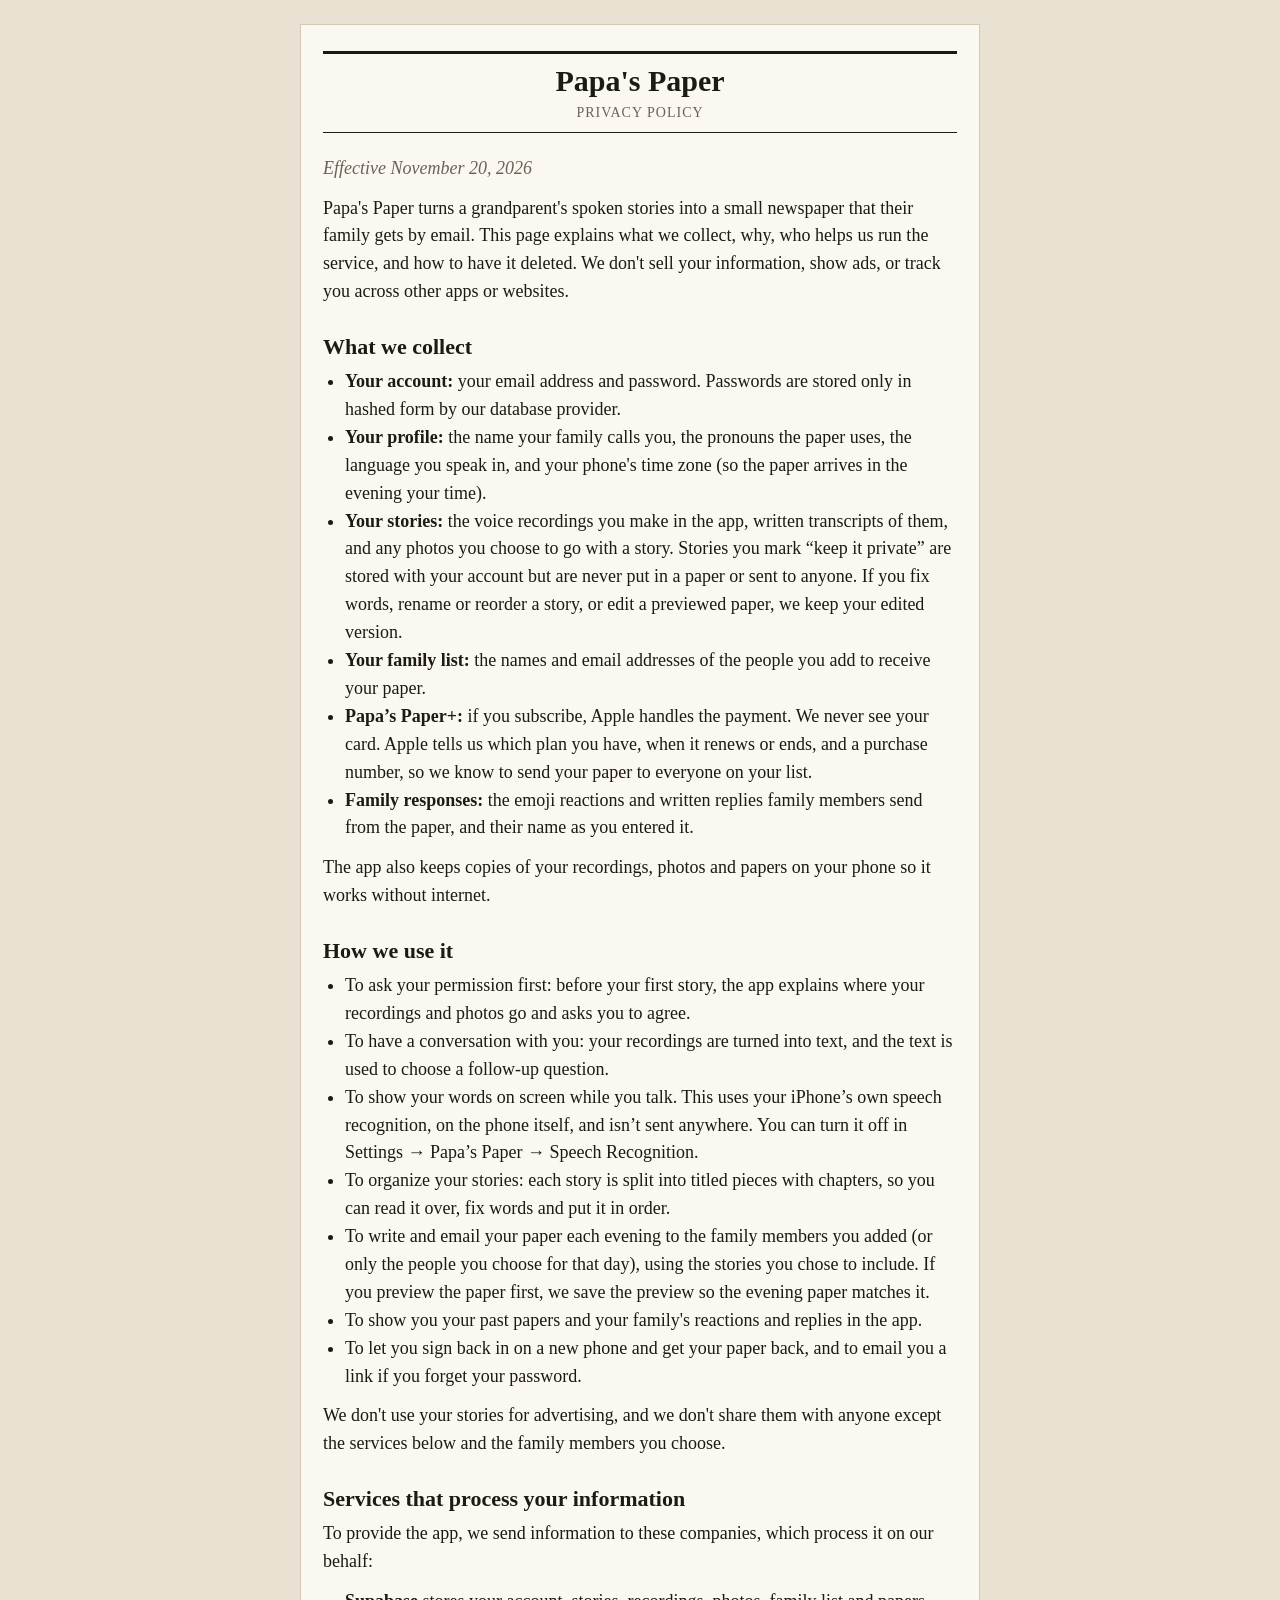
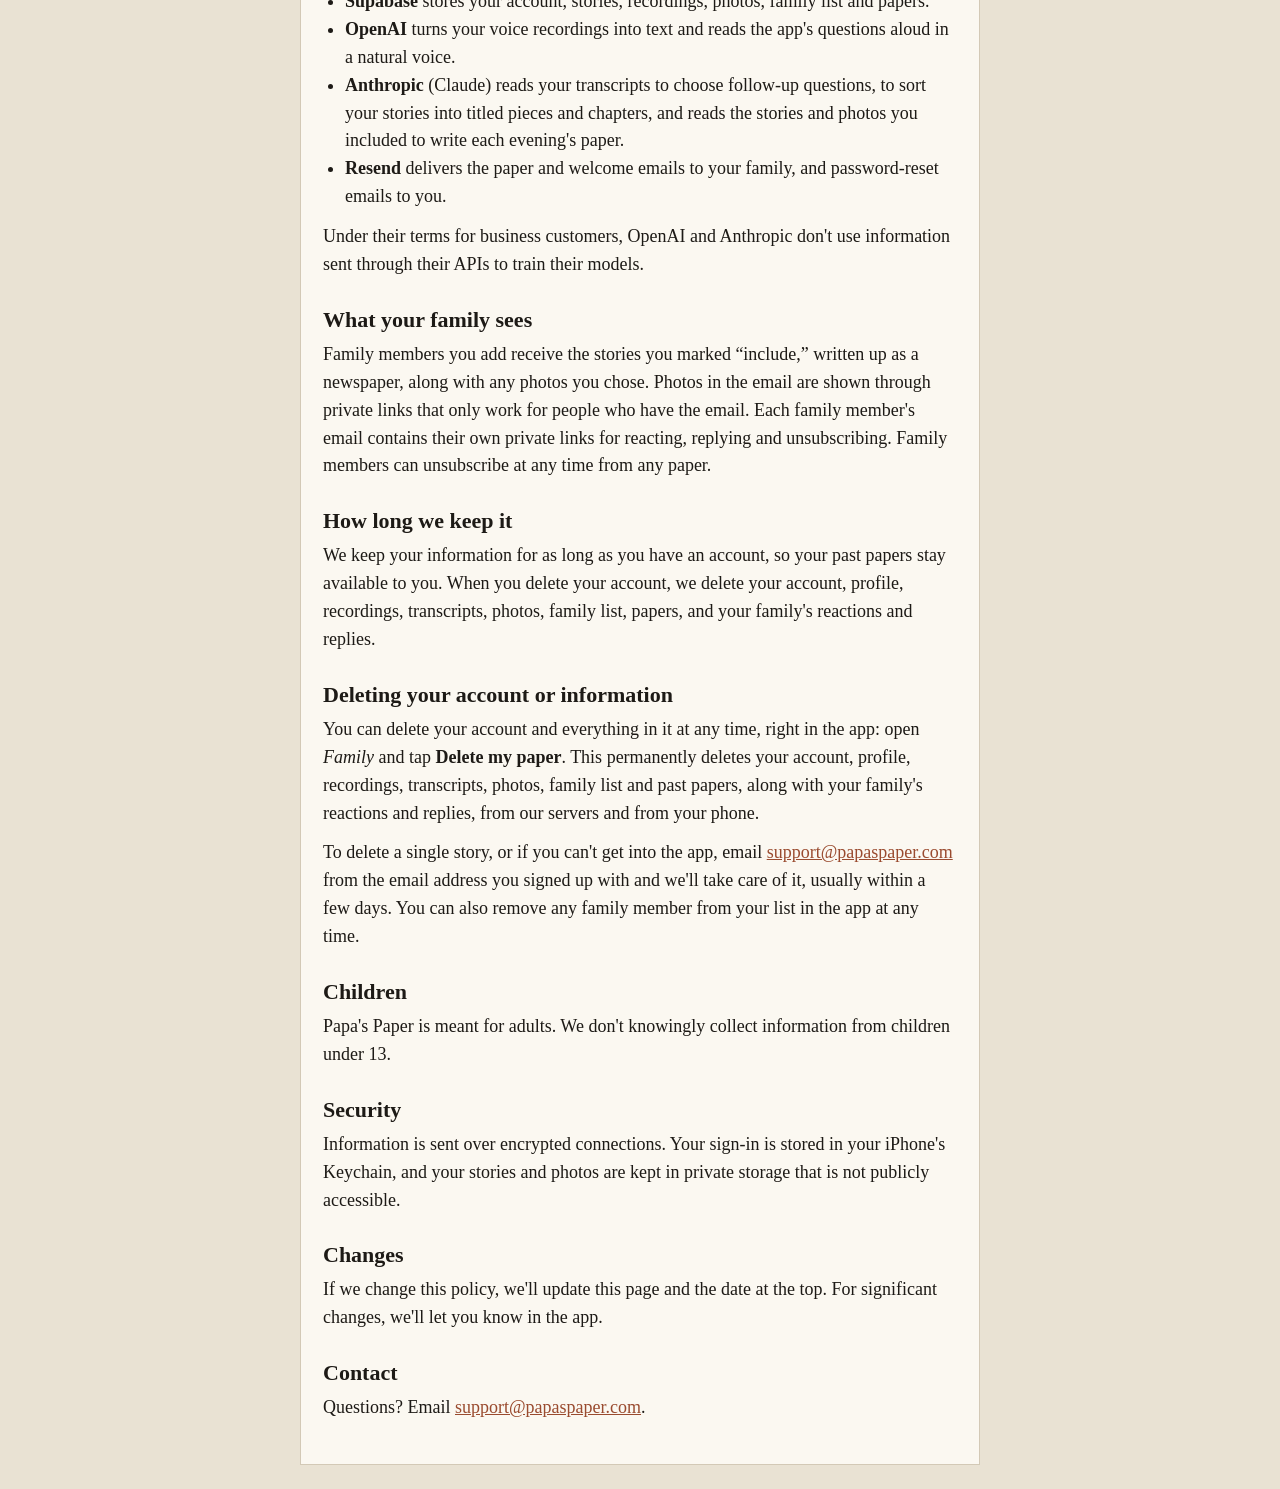
<file: privacy.html>
<!doctype html>
<html lang="en">
<head>
<meta charset="utf-8">
<meta name="viewport" content="width=device-width, initial-scale=1">
<title>Privacy Policy · Papa's Paper</title>
<style>
  :root { --paper: #e9e2d3; --page: #fbf8f1; --ink: #1d1a16; --muted: #6b6257; --rule: #d3c9b6; --accent: #9a4b2f; }
  @media (prefers-color-scheme: dark) {
    :root { --paper: #141210; --page: #1f1c19; --ink: #f3eee4; --muted: #b5ac9f; --rule: #45403a; --accent: #db7a4e; }
  }
  * { box-sizing: border-box; }
  body { margin: 0; background: var(--paper); color: var(--ink); font-family: Georgia, 'Times New Roman', serif; }
  main { max-width: 680px; margin: 24px auto; padding: 26px 22px 30px; background: var(--page); border: 1px solid var(--rule); }
  @media (max-width: 720px) { main { margin: 0; border: 0; } }
  .masthead { border-top: 3px solid var(--ink); border-bottom: 1px solid var(--ink); padding: 10px 0 8px; text-align: center; margin-bottom: 22px; }
  .masthead h1 { margin: 0; font-size: 30px; }
  .masthead p { margin: 4px 0 0; font-size: 14px; letter-spacing: 1px; text-transform: uppercase; color: var(--muted); }
  h2 { font-size: 22px; margin: 28px 0 8px; }
  p, li { font-size: 18px; line-height: 1.55; }
  p { margin: 0 0 12px; }
  ul { padding-left: 22px; margin: 0 0 12px; }
  a { color: var(--accent); }
  .muted { color: var(--muted); font-style: italic; }
</style>
</head>
<body>
<main>
  <div class="masthead"><h1>Papa's Paper</h1><p>Privacy Policy</p></div>
  <p class="muted">Effective November 20, 2026</p>
  <p>Papa's Paper turns a grandparent's spoken stories into a small newspaper that their family gets by email. This page explains what we collect, why, who helps us run the service, and how to have it deleted. We don't sell your information, show ads, or track you across other apps or websites.</p>

  <h2>What we collect</h2>
  <ul>
    <li><strong>Your account:</strong> your email address and password. Passwords are stored only in hashed form by our database provider.</li>
    <li><strong>Your profile:</strong> the name your family calls you, the pronouns the paper uses, the language you speak in, and your phone's time zone (so the paper arrives in the evening your time).</li>
    <li><strong>Your stories:</strong> the voice recordings you make in the app, written transcripts of them, and any photos you choose to go with a story. Stories you mark &ldquo;keep it private&rdquo; are stored with your account but are never put in a paper or sent to anyone. If you fix words, rename or reorder a story, or edit a previewed paper, we keep your edited version.</li>
    <li><strong>Your family list:</strong> the names and email addresses of the people you add to receive your paper.</li>
    <li><strong>Papa&rsquo;s Paper+:</strong> if you subscribe, Apple handles the payment. We never see your card. Apple tells us which plan you have, when it renews or ends, and a purchase number, so we know to send your paper to everyone on your list.</li>
    <li><strong>Family responses:</strong> the emoji reactions and written replies family members send from the paper, and their name as you entered it.</li>
  </ul>
  <p>The app also keeps copies of your recordings, photos and papers on your phone so it works without internet.</p>

  <h2>How we use it</h2>
  <ul>
    <li>To ask your permission first: before your first story, the app explains where your recordings and photos go and asks you to agree.</li>
    <li>To have a conversation with you: your recordings are turned into text, and the text is used to choose a follow-up question.</li>
    <li>To show your words on screen while you talk. This uses your iPhone&rsquo;s own speech recognition, on the phone itself, and isn&rsquo;t sent anywhere. You can turn it off in Settings &rarr; Papa&rsquo;s Paper &rarr; Speech Recognition.</li>
    <li>To organize your stories: each story is split into titled pieces with chapters, so you can read it over, fix words and put it in order.</li>
    <li>To write and email your paper each evening to the family members you added (or only the people you choose for that day), using the stories you chose to include. If you preview the paper first, we save the preview so the evening paper matches it.</li>
    <li>To show you your past papers and your family's reactions and replies in the app.</li>
    <li>To let you sign back in on a new phone and get your paper back, and to email you a link if you forget your password.</li>
  </ul>
  <p>We don't use your stories for advertising, and we don't share them with anyone except the services below and the family members you choose.</p>

  <h2>Services that process your information</h2>
  <p>To provide the app, we send information to these companies, which process it on our behalf:</p>
  <ul>
    <li><strong>Supabase</strong> stores your account, stories, recordings, photos, family list and papers.</li>
    <li><strong>OpenAI</strong> turns your voice recordings into text and reads the app's questions aloud in a natural voice.</li>
    <li><strong>Anthropic</strong> (Claude) reads your transcripts to choose follow-up questions, to sort your stories into titled pieces and chapters, and reads the stories and photos you included to write each evening's paper.</li>
    <li><strong>Resend</strong> delivers the paper and welcome emails to your family, and password-reset emails to you.</li>
  </ul>
  <p>Under their terms for business customers, OpenAI and Anthropic don't use information sent through their APIs to train their models.</p>

  <h2>What your family sees</h2>
  <p>Family members you add receive the stories you marked &ldquo;include,&rdquo; written up as a newspaper, along with any photos you chose. Photos in the email are shown through private links that only work for people who have the email. Each family member's email contains their own private links for reacting, replying and unsubscribing. Family members can unsubscribe at any time from any paper.</p>

  <h2>How long we keep it</h2>
  <p>We keep your information for as long as you have an account, so your past papers stay available to you. When you delete your account, we delete your account, profile, recordings, transcripts, photos, family list, papers, and your family's reactions and replies.</p>

  <h2>Deleting your account or information</h2>
  <p>You can delete your account and everything in it at any time, right in the app: open <em>Family</em> and tap <strong>Delete my paper</strong>. This permanently deletes your account, profile, recordings, transcripts, photos, family list and past papers, along with your family's reactions and replies, from our servers and from your phone.</p>
  <p>To delete a single story, or if you can't get into the app, email <a href="mailto:support@papaspaper.com">support@papaspaper.com</a> from the email address you signed up with and we'll take care of it, usually within a few days. You can also remove any family member from your list in the app at any time.</p>

  <h2>Children</h2>
  <p>Papa's Paper is meant for adults. We don't knowingly collect information from children under 13.</p>

  <h2>Security</h2>
  <p>Information is sent over encrypted connections. Your sign-in is stored in your iPhone's Keychain, and your stories and photos are kept in private storage that is not publicly accessible.</p>

  <h2>Changes</h2>
  <p>If we change this policy, we'll update this page and the date at the top. For significant changes, we'll let you know in the app.</p>

  <h2>Contact</h2>
  <p>Questions? Email <a href="mailto:support@papaspaper.com">support@papaspaper.com</a>.</p>
</main>
</body>
</html>
</file>
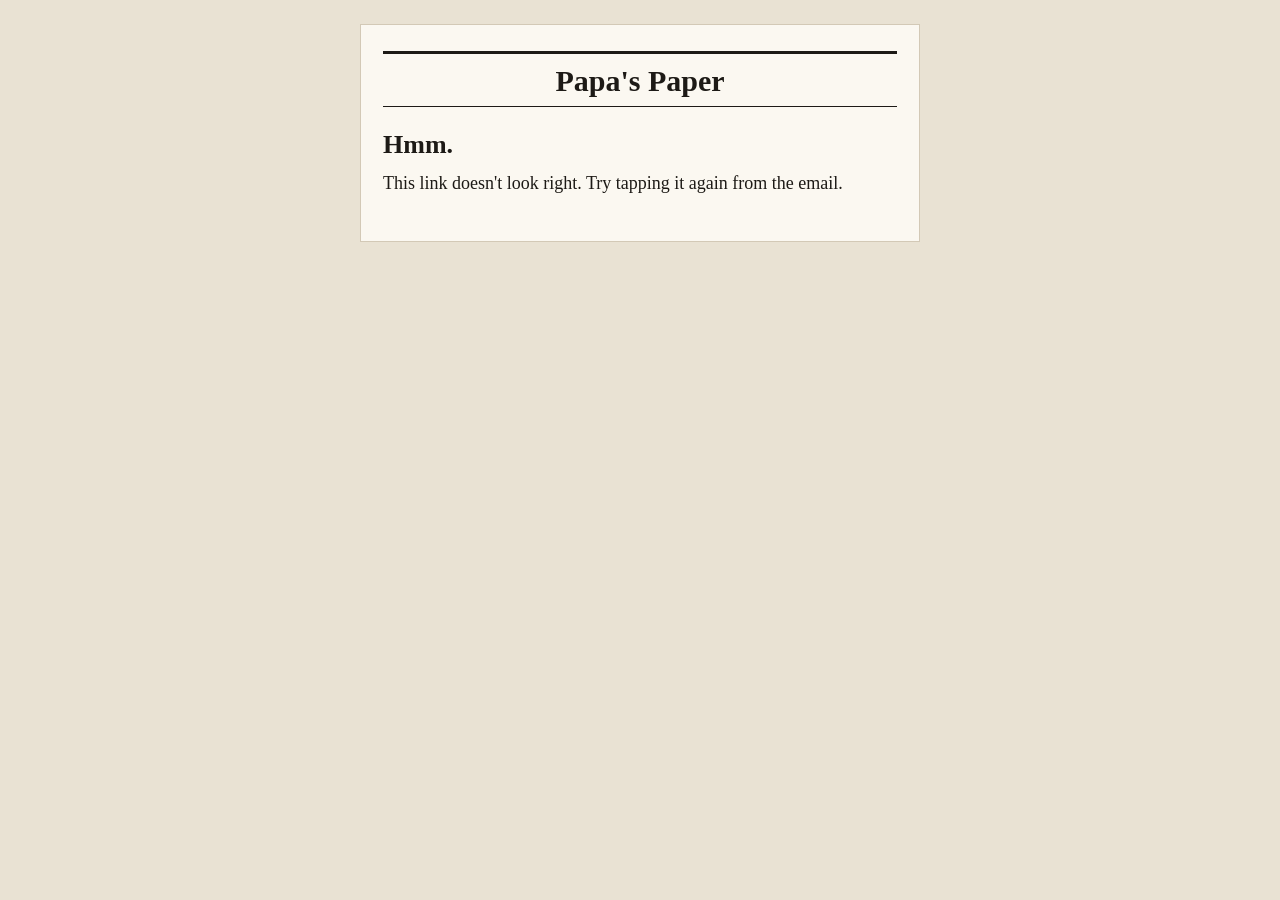
<file: reply.html>
<!doctype html>
<html lang="en">
<head>
<meta charset="utf-8">
<meta name="viewport" content="width=device-width, initial-scale=1">
<meta name="robots" content="noindex">
<title>Papa's Paper</title>
<style>
  :root {
    --paper: #e9e2d3; --page: #fbf8f1; --ink: #1d1a16; --muted: #6b6257; --rule: #d3c9b6;
    --accent: #9a4b2f; --error: #9a2f2f;
  }
  @media (prefers-color-scheme: dark) {
    :root { --paper: #141210; --page: #1f1c19; --ink: #f3eee4; --muted: #b5ac9f; --rule: #45403a; --accent: #db7a4e; --error: #e07b6f; }
  }
  * { box-sizing: border-box; }
  body { margin: 0; background: var(--paper); color: var(--ink); font-family: Georgia, 'Times New Roman', serif; }
  main { max-width: 560px; margin: 24px auto; padding: 26px 22px 30px; background: var(--page); border: 1px solid var(--rule); }
  @media (max-width: 600px) { main { margin: 0; min-height: 100vh; border: 0; } }
  .masthead { border-top: 3px solid var(--ink); border-bottom: 1px solid var(--ink); padding: 10px 0 8px; text-align: center; margin-bottom: 22px; }
  .masthead h1 { margin: 0; font-size: 30px; }
  .big { font-size: 56px; margin: 6px 0 0; text-align: center; }
  h2 { font-size: 26px; line-height: 1.2; margin: 0 0 10px; }
  p { font-size: 18px; line-height: 1.5; margin: 0 0 14px; }
  .muted { color: var(--muted); font-style: italic; }
  .error { color: var(--error); }
  textarea { width: 100%; font: inherit; font-size: 18px; padding: 12px; color: var(--ink); background: var(--page);
             border: 1px solid var(--rule); border-radius: 10px; resize: vertical; min-height: 140px; }
  button { margin-top: 14px; width: 100%; padding: 15px; font: inherit; font-size: 19px; color: #fff; background: var(--ink);
           border: 0; border-radius: 999px; cursor: pointer; }
  @media (prefers-color-scheme: dark) { button { color: var(--page); } }
  button:disabled { opacity: 0.5; cursor: default; }
  [hidden] { display: none !important; }
</style>
</head>
<body>
<main>
  <div class="masthead"><h1 id="paper-name">Papa's Paper</h1></div>

  <section id="loading"><p class="muted">One moment…</p></section>

  <section id="problem" hidden><h2>Hmm.</h2><p id="problem-text"></p></section>

  <section id="write" hidden>
    <p id="reacted" class="big" hidden></p>
    <p id="reacted-text" hidden></p>
    <h2 id="write-title"></h2>
    <p class="muted" id="about"></p>
    <textarea id="note" maxlength="2000"></textarea>
    <p class="error" id="write-error" hidden></p>
    <button id="send">Send</button>
  </section>

  <section id="sent" hidden>
    <p class="big">💌</p>
    <h2>Sent!</h2>
    <p id="sent-text"></p>
  </section>

  <section id="unsub" hidden>
    <h2>Unsubscribe?</h2>
    <p id="unsub-text"></p>
    <button id="unsub-yes">Yes, unsubscribe me</button>
  </section>

  <section id="unsubbed" hidden>
    <h2>You're unsubscribed</h2>
    <p>You won't get the paper anymore. You can be added back any time.</p>
  </section>
</main>
<script>
  // Talks to the Supabase "react" function. Each family member's private token arrives in the link (?t=…).
  const API = "https://qmlhgsjccwkncpwfpjxs.supabase.co/functions/v1/react";
  const params = new URLSearchParams(location.search);
  const t = params.get("t"), a = params.get("a"), e = params.get("e");
  const $ = (id) => document.getElementById(id);
  const show = (id) => {
    for (const s of document.querySelectorAll("main > section")) s.hidden = s.id !== id;
  };

  async function call(body) {
    let response;
    try {
      response = await fetch(API, {
        method: "POST",
        headers: { "content-type": "application/json" },
        body: JSON.stringify(body),
      });
    } catch {
      throw new Error("We couldn't reach the paper just now. Check your internet connection and try again.");
    }
    const data = await response.json().catch(() => ({}));
    if (!response.ok) throw new Error(data.error || "Something went wrong. Please try again.");
    return data;
  }

  function problem(message) {
    $("problem-text").textContent = message;
    show("problem");
  }

  function setPaper(name) {
    $("paper-name").textContent = `${name}'s Paper`;
    document.title = `${name}'s Paper`;
  }

  async function start() {
    if (!t) return problem("This link doesn't look right. Try tapping it again from the email.");

    if (params.get("unsubscribe") === "1") {
      $("unsub-text").textContent = "Stop getting this paper by email?";
      show("unsub");
      $("unsub-yes").onclick = async () => {
        $("unsub-yes").disabled = true;
        try {
          const data = await call({ t, unsubscribe: true });
          setPaper(data.storyteller);
          show("unsubbed");
        } catch (err) {
          problem(err.message);
        }
      };
      return;
    }

    try {
      const data = await call(e ? { t, a, e } : { t, a });
      setPaper(data.storyteller);
      if (data.reacted) {
        $("reacted").textContent = data.reacted;
        $("reacted-text").textContent = `Sent to ${data.storyteller}!`;
        $("reacted").hidden = $("reacted-text").hidden = false;
        $("reacted-text").style.textAlign = "center";
      }
      $("write-title").textContent = data.reacted ? `Want to add a note?` : `Write back to ${data.storyteller}`;
      $("about").textContent = `About “${data.headline}”`;
      $("note").placeholder = `Write a note to ${data.storyteller}…`;
      $("send").textContent = `Send to ${data.storyteller}`;
      show("write");

      $("send").onclick = async () => {
        const body = $("note").value.trim();
        $("write-error").hidden = true;
        if (!body) {
          $("write-error").textContent = "Please write a few words first.";
          $("write-error").hidden = false;
          return;
        }
        $("send").disabled = true;
        try {
          await call({ t, a, body });
          $("sent-text").textContent = `Your note is on its way to ${data.storyteller}.`;
          show("sent");
        } catch (err) {
          $("write-error").textContent = err.message;
          $("write-error").hidden = false;
          $("send").disabled = false;
        }
      };
    } catch (err) {
      problem(err.message);
    }
  }

  start();
</script>
</body>
</html>
</file>
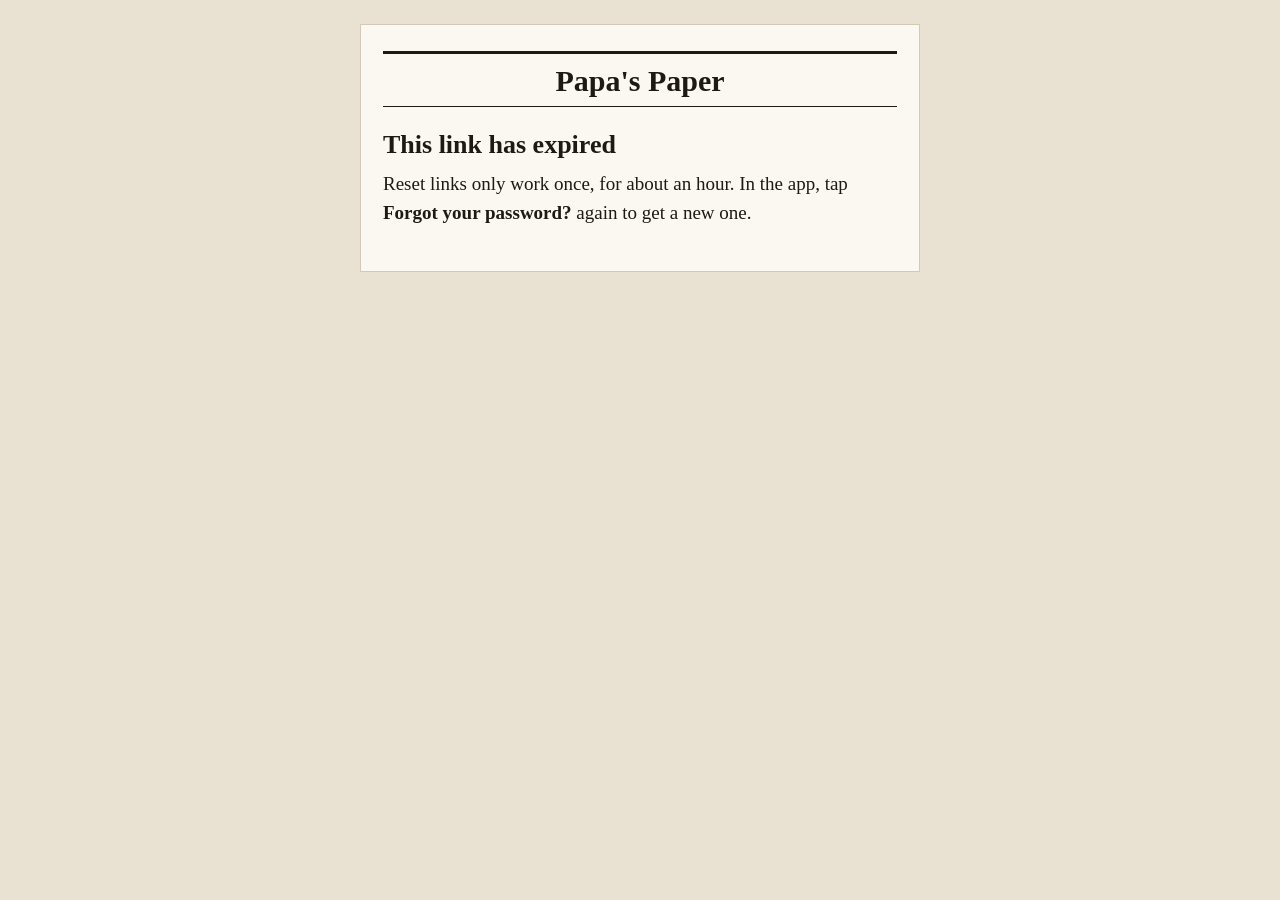
<file: reset.html>
<!doctype html>
<html lang="en">
<head>
<meta charset="utf-8">
<meta name="viewport" content="width=device-width, initial-scale=1">
<meta name="robots" content="noindex">
<title>Choose a new password · Papa's Paper</title>
<style>
  :root { --paper: #e9e2d3; --page: #fbf8f1; --ink: #1d1a16; --muted: #6b6257; --rule: #d3c9b6; --accent: #9a4b2f; --error: #9a2f2f; --ok: #2f6b45; }
  @media (prefers-color-scheme: dark) {
    :root { --paper: #141210; --page: #1f1c19; --ink: #f3eee4; --muted: #b5ac9f; --rule: #45403a; --accent: #db7a4e; --error: #e07b6f; --ok: #7cc49a; }
  }
  * { box-sizing: border-box; }
  body { margin: 0; background: var(--paper); color: var(--ink); font-family: Georgia, 'Times New Roman', serif; }
  main { max-width: 560px; margin: 24px auto; padding: 26px 22px 30px; background: var(--page); border: 1px solid var(--rule); }
  @media (max-width: 600px) { main { margin: 0; min-height: 100vh; border: 0; } }
  .masthead { border-top: 3px solid var(--ink); border-bottom: 1px solid var(--ink); padding: 10px 0 8px; text-align: center; margin-bottom: 22px; }
  .masthead h1 { margin: 0; font-size: 30px; }
  h2 { font-size: 26px; line-height: 1.2; margin: 0 0 10px; }
  p { font-size: 19px; line-height: 1.5; margin: 0 0 14px; }
  label { display: block; font-size: 19px; font-weight: bold; margin: 18px 0 8px; }
  .row { display: flex; gap: 10px; }
  input { flex: 1; min-width: 0; font: inherit; font-size: 22px; padding: 14px; color: var(--ink); background: var(--page);
          border: 1.5px solid var(--rule); border-radius: 12px; }
  .toggle { flex: none; font: inherit; font-size: 17px; padding: 0 16px; background: transparent; color: var(--ink);
            border: 1.5px solid var(--rule); border-radius: 12px; cursor: pointer; }
  button.main { margin-top: 20px; width: 100%; padding: 16px; font: inherit; font-size: 20px; color: #fff; background: var(--ink);
                border: 0; border-radius: 999px; cursor: pointer; }
  @media (prefers-color-scheme: dark) { button.main { color: var(--page); } }
  button:disabled { opacity: 0.5; cursor: default; }
  .error { color: var(--error); }
  .big { font-size: 56px; text-align: center; margin: 6px 0 0; color: var(--ok); }
  [hidden] { display: none !important; }
</style>
</head>
<body>
<main>
  <div class="masthead"><h1>Papa's Paper</h1></div>

  <section id="form">
    <h2>Choose a new password</h2>
    <p>Pick something you'll remember, at least 8 letters or numbers.</p>
    <label for="password">New password</label>
    <div class="row">
      <input id="password" type="password" autocomplete="new-password" minlength="8" autofocus>
      <button class="toggle" id="toggle" type="button">Show</button>
    </div>
    <p class="error" id="error" hidden></p>
    <button class="main" id="save" type="button">Save my new password</button>
  </section>

  <section id="done" hidden>
    <p class="big">✓</p>
    <h2>Your password is changed</h2>
    <p>Go back to the Papa's Paper app, tap <strong>I already have a paper</strong>, and sign in with your email and your new password.</p>
  </section>

  <section id="problem" hidden>
    <h2>This link has expired</h2>
    <p id="problem-text">Reset links only work once, for about an hour. In the app, tap <strong>Forgot your password?</strong> again to get a new one.</p>
  </section>
</main>
<script>
  // Supabase Auth: the reset email's link signs them in briefly (#access_token=…&type=recovery) to set a new password.
  const AUTH = "https://qmlhgsjccwkncpwfpjxs.supabase.co/auth/v1";
  const KEY = "sb_publishable_N46lDDTSegw0DXH90l12pw_C7zB0wES"; // publishable key: designed to be public
  const hash = new URLSearchParams(location.hash.slice(1));
  const token = hash.get("access_token");
  history.replaceState(null, "", location.pathname); // don't leave the token in the address bar
  const $ = (id) => document.getElementById(id);
  const show = (id) => { for (const s of document.querySelectorAll("main > section")) s.hidden = s.id !== id; };

  if (!token || hash.get("error")) show("problem");

  $("toggle").onclick = () => {
    const field = $("password");
    field.type = field.type === "password" ? "text" : "password";
    $("toggle").textContent = field.type === "password" ? "Show" : "Hide";
  };

  $("save").onclick = async () => {
    const password = $("password").value;
    $("error").hidden = true;
    if (password.length < 8) {
      $("error").textContent = "Please use at least 8 letters or numbers.";
      $("error").hidden = false;
      return;
    }
    $("save").disabled = true;
    $("save").textContent = "One moment…";
    try {
      const response = await fetch(AUTH + "/user", {
        method: "PUT",
        headers: { apikey: KEY, Authorization: "Bearer " + token, "Content-Type": "application/json" },
        body: JSON.stringify({ password }),
      });
      const data = await response.json().catch(() => ({}));
      if (response.ok) return show("done");
      if (response.status === 401 || response.status === 403) return show("problem");
      throw new Error(data.error_code === "same_password"
        ? "That's the password you already have. Please choose a different one."
        : data.msg || "Something went wrong. Please try again.");
    } catch (error) {
      $("error").textContent = error.message.startsWith("Failed to fetch")
        ? "We couldn't reach the paper just now. Check your internet connection and try again." : error.message;
      $("error").hidden = false;
      $("save").disabled = false;
      $("save").textContent = "Save my new password";
    }
  };
</script>
</body>
</html>
</file>
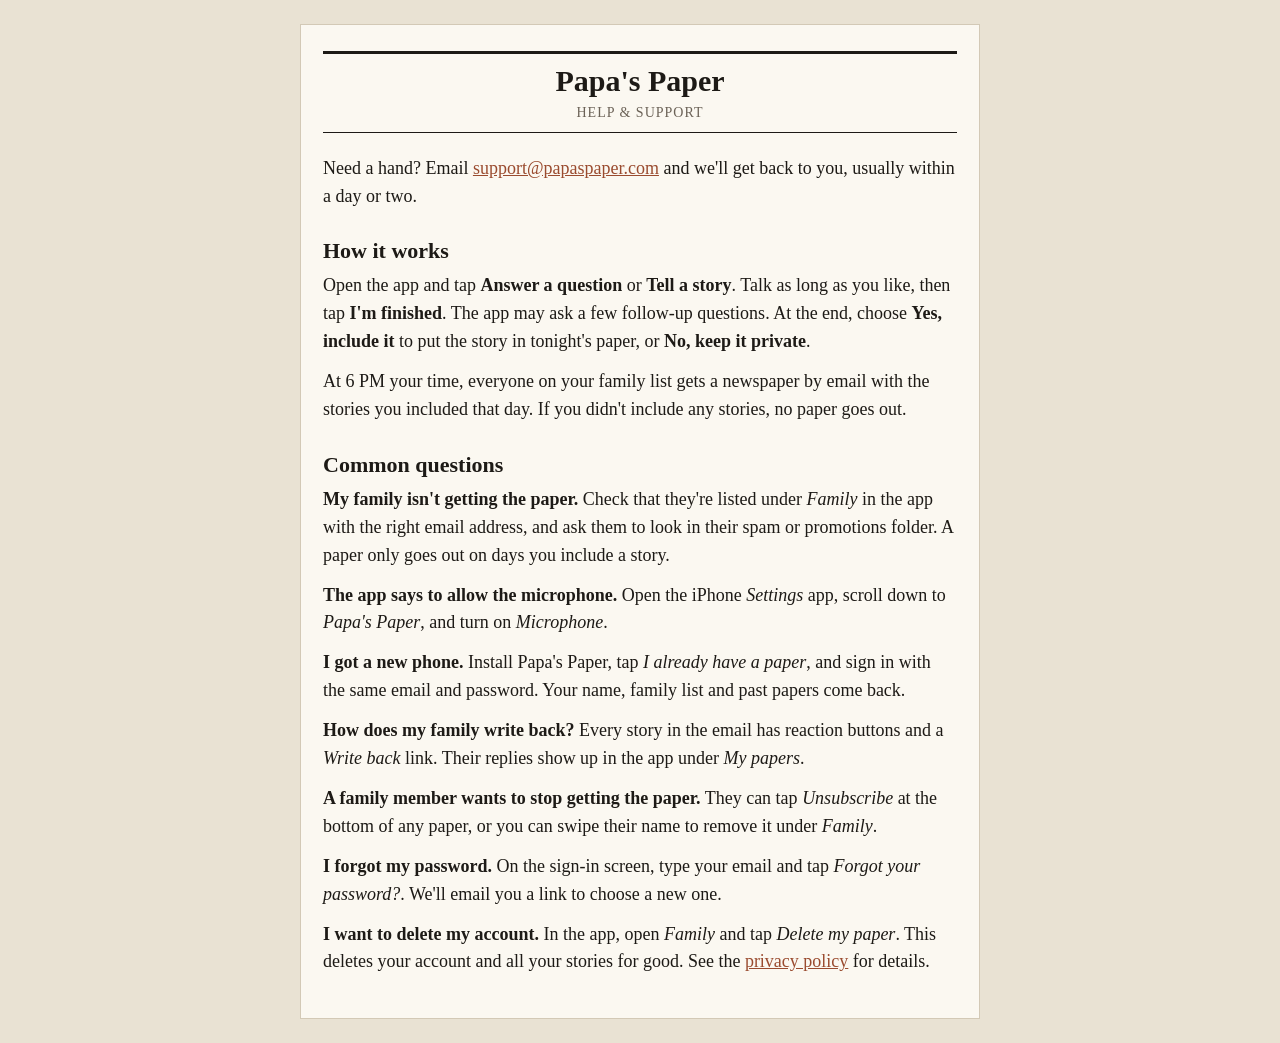
<file: support.html>
<!doctype html>
<html lang="en">
<head>
<meta charset="utf-8">
<meta name="viewport" content="width=device-width, initial-scale=1">
<title>Support · Papa's Paper</title>
<style>
  :root { --paper: #e9e2d3; --page: #fbf8f1; --ink: #1d1a16; --muted: #6b6257; --rule: #d3c9b6; --accent: #9a4b2f; }
  @media (prefers-color-scheme: dark) {
    :root { --paper: #141210; --page: #1f1c19; --ink: #f3eee4; --muted: #b5ac9f; --rule: #45403a; --accent: #db7a4e; }
  }
  * { box-sizing: border-box; }
  body { margin: 0; background: var(--paper); color: var(--ink); font-family: Georgia, 'Times New Roman', serif; }
  main { max-width: 680px; margin: 24px auto; padding: 26px 22px 30px; background: var(--page); border: 1px solid var(--rule); }
  @media (max-width: 720px) { main { margin: 0; border: 0; } }
  .masthead { border-top: 3px solid var(--ink); border-bottom: 1px solid var(--ink); padding: 10px 0 8px; text-align: center; margin-bottom: 22px; }
  .masthead h1 { margin: 0; font-size: 30px; }
  .masthead p { margin: 4px 0 0; font-size: 14px; letter-spacing: 1px; text-transform: uppercase; color: var(--muted); }
  h2 { font-size: 22px; margin: 28px 0 8px; }
  p, li { font-size: 18px; line-height: 1.55; }
  p { margin: 0 0 12px; }
  ul { padding-left: 22px; margin: 0 0 12px; }
  a { color: var(--accent); }
  .muted { color: var(--muted); font-style: italic; }
</style>
</head>
<body>
<main>
  <div class="masthead"><h1>Papa's Paper</h1><p>Help &amp; Support</p></div>
  <p>Need a hand? Email <a href="mailto:support@papaspaper.com">support@papaspaper.com</a> and we'll get back to you, usually within a day or two.</p>

  <h2>How it works</h2>
  <p>Open the app and tap <strong>Answer a question</strong> or <strong>Tell a story</strong>. Talk as long as you like, then tap <strong>I'm finished</strong>. The app may ask a few follow-up questions. At the end, choose <strong>Yes, include it</strong> to put the story in tonight's paper, or <strong>No, keep it private</strong>.</p>
  <p>At 6 PM your time, everyone on your family list gets a newspaper by email with the stories you included that day. If you didn't include any stories, no paper goes out.</p>

  <h2>Common questions</h2>
  <p><strong>My family isn't getting the paper.</strong> Check that they're listed under <em>Family</em> in the app with the right email address, and ask them to look in their spam or promotions folder. A paper only goes out on days you include a story.</p>
  <p><strong>The app says to allow the microphone.</strong> Open the iPhone <em>Settings</em> app, scroll down to <em>Papa's Paper</em>, and turn on <em>Microphone</em>.</p>
  <p><strong>I got a new phone.</strong> Install Papa's Paper, tap <em>I already have a paper</em>, and sign in with the same email and password. Your name, family list and past papers come back.</p>
  <p><strong>How does my family write back?</strong> Every story in the email has reaction buttons and a <em>Write back</em> link. Their replies show up in the app under <em>My papers</em>.</p>
  <p><strong>A family member wants to stop getting the paper.</strong> They can tap <em>Unsubscribe</em> at the bottom of any paper, or you can swipe their name to remove it under <em>Family</em>.</p>
  <p><strong>I forgot my password.</strong> On the sign-in screen, type your email and tap <em>Forgot your password?</em>. We'll email you a link to choose a new one.</p>
  <p><strong>I want to delete my account.</strong> In the app, open <em>Family</em> and tap <em>Delete my paper</em>. This deletes your account and all your stories for good. See the <a href="privacy.html">privacy policy</a> for details.</p>
</main>
</body>
</html>
</file>
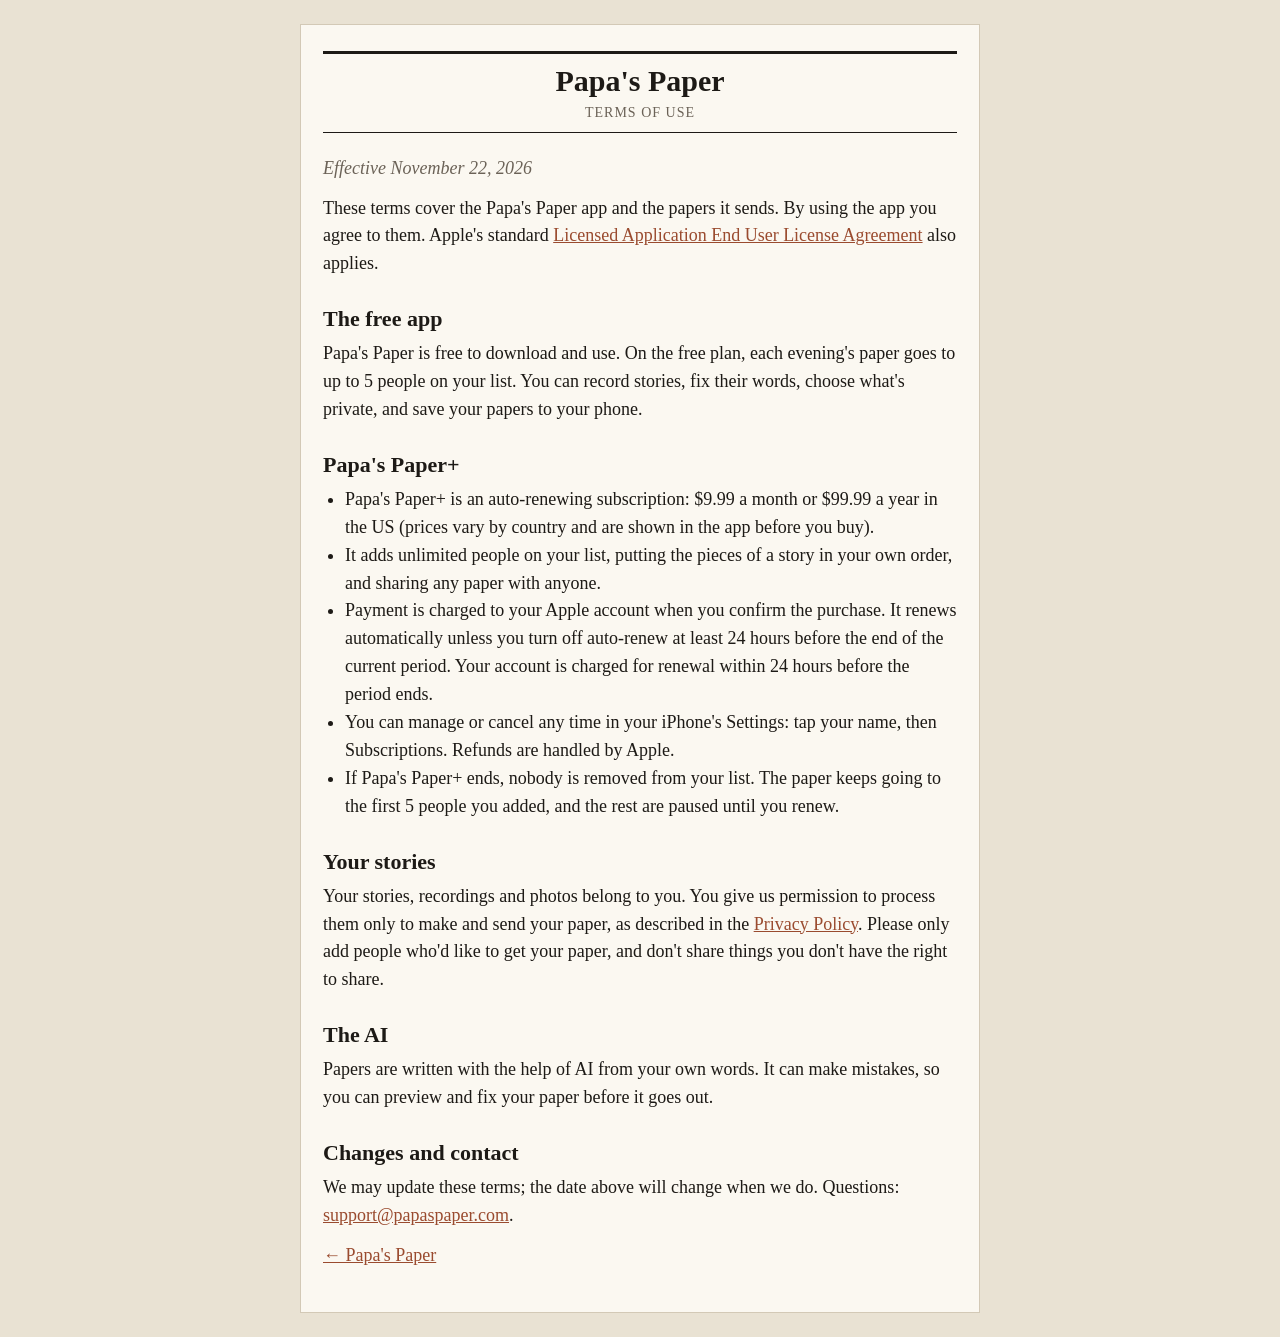
<file: terms.html>
<!doctype html>
<html lang="en">
<head>
<meta charset="utf-8">
<meta name="viewport" content="width=device-width, initial-scale=1">
<title>Terms of Use · Papa's Paper</title>
<style>
  :root { --paper: #e9e2d3; --page: #fbf8f1; --ink: #1d1a16; --muted: #6b6257; --rule: #d3c9b6; --accent: #9a4b2f; }
  @media (prefers-color-scheme: dark) {
    :root { --paper: #141210; --page: #1f1c19; --ink: #f3eee4; --muted: #b5ac9f; --rule: #45403a; --accent: #db7a4e; }
  }
  * { box-sizing: border-box; }
  body { margin: 0; background: var(--paper); color: var(--ink); font-family: Georgia, 'Times New Roman', serif; }
  main { max-width: 680px; margin: 24px auto; padding: 26px 22px 30px; background: var(--page); border: 1px solid var(--rule); }
  @media (max-width: 720px) { main { margin: 0; border: 0; } }
  .masthead { border-top: 3px solid var(--ink); border-bottom: 1px solid var(--ink); padding: 10px 0 8px; text-align: center; margin-bottom: 22px; }
  .masthead h1 { margin: 0; font-size: 30px; }
  .masthead p { margin: 4px 0 0; font-size: 14px; letter-spacing: 1px; text-transform: uppercase; color: var(--muted); }
  h2 { font-size: 22px; margin: 28px 0 8px; }
  p, li { font-size: 18px; line-height: 1.55; }
  p { margin: 0 0 12px; }
  ul { padding-left: 22px; margin: 0 0 12px; }
  a { color: var(--accent); }
  .muted { color: var(--muted); font-style: italic; }
</style>
</head>
<body>
<main>
  <div class="masthead"><h1>Papa's Paper</h1><p>Terms of Use</p></div>
  <p class="muted">Effective November 22, 2026</p>
  <p>These terms cover the Papa's Paper app and the papers it sends. By using the app you agree to them. Apple's standard <a href="https://www.apple.com/legal/internet-services/itunes/dev/stdeula/">Licensed Application End User License Agreement</a> also applies.</p>

  <h2>The free app</h2>
  <p>Papa's Paper is free to download and use. On the free plan, each evening's paper goes to up to 5 people on your list. You can record stories, fix their words, choose what's private, and save your papers to your phone.</p>

  <h2>Papa's Paper+</h2>
  <ul>
    <li>Papa's Paper+ is an auto-renewing subscription: $9.99 a month or $99.99 a year in the US (prices vary by country and are shown in the app before you buy).</li>
    <li>It adds unlimited people on your list, putting the pieces of a story in your own order, and sharing any paper with anyone.</li>
    <li>Payment is charged to your Apple account when you confirm the purchase. It renews automatically unless you turn off auto-renew at least 24 hours before the end of the current period. Your account is charged for renewal within 24 hours before the period ends.</li>
    <li>You can manage or cancel any time in your iPhone's Settings: tap your name, then Subscriptions. Refunds are handled by Apple.</li>
    <li>If Papa's Paper+ ends, nobody is removed from your list. The paper keeps going to the first 5 people you added, and the rest are paused until you renew.</li>
  </ul>

  <h2>Your stories</h2>
  <p>Your stories, recordings and photos belong to you. You give us permission to process them only to make and send your paper, as described in the <a href="privacy.html">Privacy Policy</a>. Please only add people who'd like to get your paper, and don't share things you don't have the right to share.</p>

  <h2>The AI</h2>
  <p>Papers are written with the help of AI from your own words. It can make mistakes, so you can preview and fix your paper before it goes out.</p>

  <h2>Changes and contact</h2>
  <p>We may update these terms; the date above will change when we do. Questions: <a href="mailto:support@papaspaper.com">support@papaspaper.com</a>.</p>
  <p><a href="./">&larr; Papa's Paper</a></p>
</main>
</body>
</html>
</file>
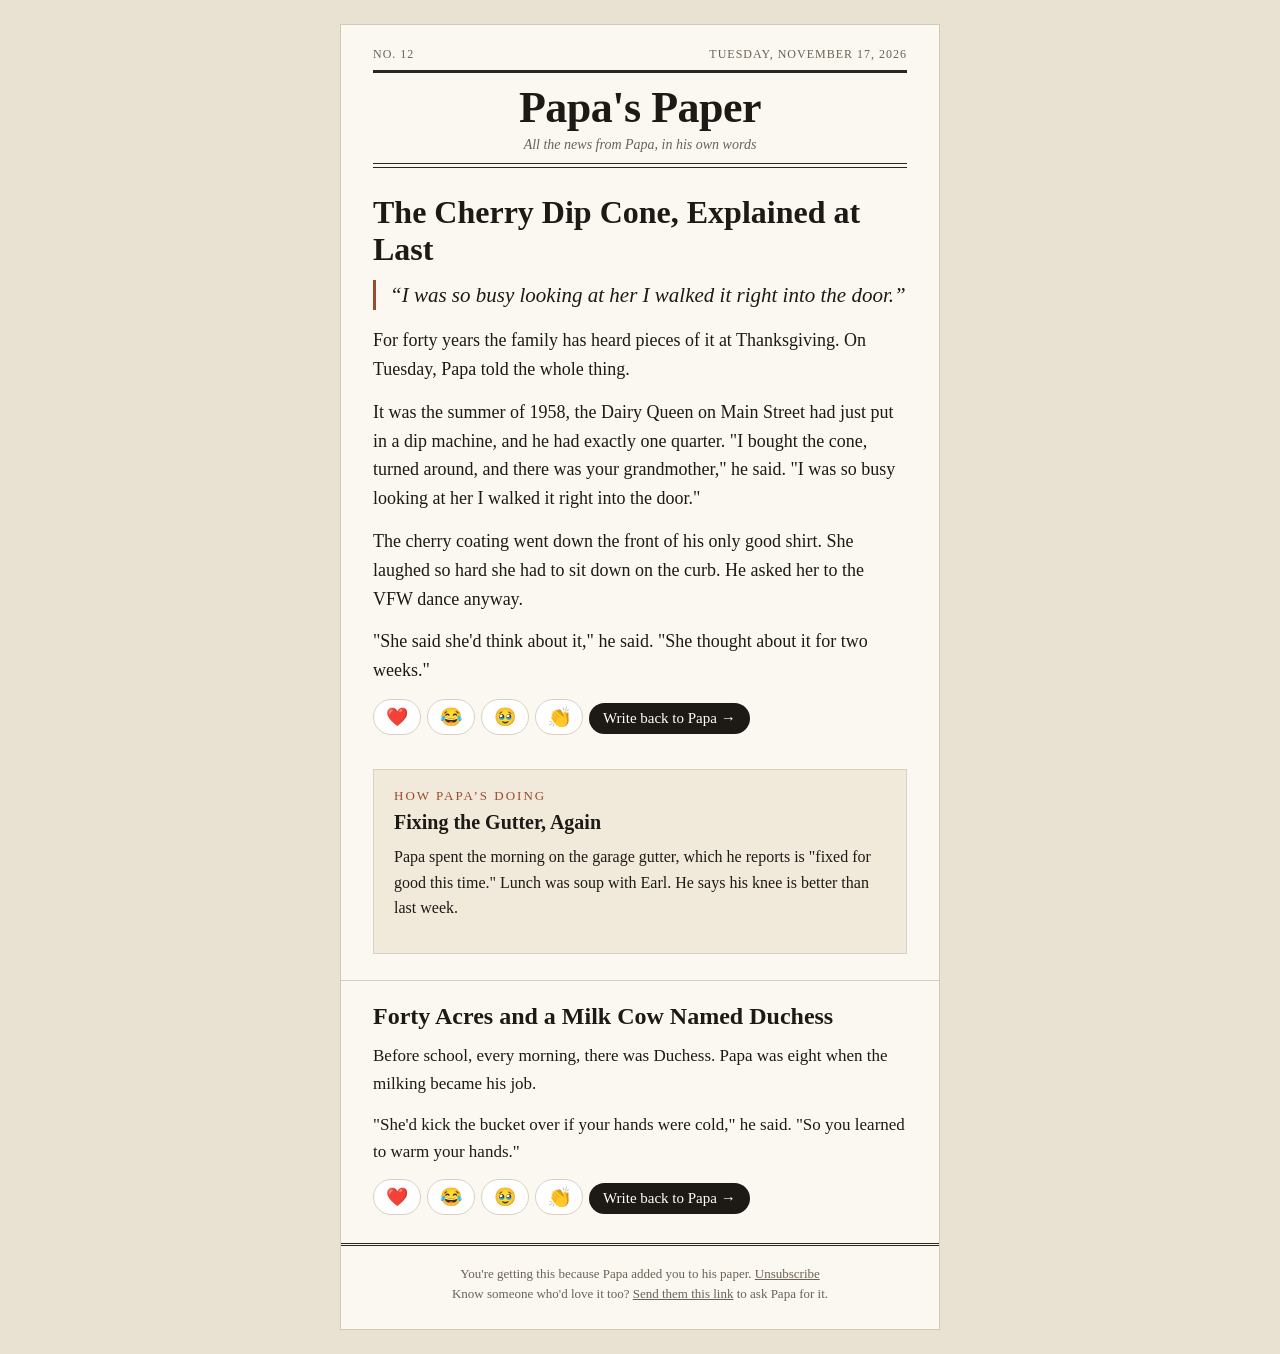
<file: examples/paper-1.html>
<!doctype html>
<html><head><meta charset="utf-8"><meta name="viewport" content="width=device-width,initial-scale=1">
<meta name="color-scheme" content="light only"><title>Papa&#39;s Paper</title></head>
<body style="margin:0;padding:0;background:#e9e2d3">
<table role="presentation" width="100%" cellpadding="0" cellspacing="0" style="background:#e9e2d3"><tr><td align="center" style="padding:24px 12px">
<table role="presentation" width="600" cellpadding="0" cellspacing="0" style="width:100%;max-width:600px;background:#fbf8f1;border:1px solid #d3c9b6">
<tr><td style="padding:22px 32px 0">
<table role="presentation" width="100%" cellpadding="0" cellspacing="0"><tr>
<td style="font-family:Georgia,'Times New Roman',Times,serif;font-size:12px;letter-spacing:1px;text-transform:uppercase;color:#6b6257">No. 12</td>
<td align="right" style="font-family:Georgia,'Times New Roman',Times,serif;font-size:12px;letter-spacing:1px;text-transform:uppercase;color:#6b6257">Tuesday, November 17, 2026</td>
</tr></table>
<div style="border-top:3px solid #2b2620;border-bottom:1px solid #2b2620;margin:8px 0 0;padding:12px 0 10px;text-align:center">
<h1 style="margin:0;font-family:Georgia,'Times New Roman',Times,serif;font-size:44px;line-height:1.05;font-weight:bold;letter-spacing:-0.5px;color:#1d1a16">Papa&#39;s Paper</h1>
<p style="margin:6px 0 0;font-family:Georgia,'Times New Roman',Times,serif;font-size:14px;font-style:italic;color:#6b6257">All the news from Papa, in his own words</p>
</div>
<div style="border-top:1px solid #2b2620;margin:3px 0 18px"></div>
</td></tr>
<tr><td style="padding:8px 32px 22px;">
<h2 style="margin:0 0 12px;font-family:Georgia,'Times New Roman',Times,serif;font-size:32px;line-height:1.15;font-weight:bold;color:#1d1a16">The Cherry Dip Cone, Explained at Last</h2>
<p style="margin:4px 0 16px;padding:0 0 0 14px;border-left:3px solid #9a4b2f;font-family:Georgia,'Times New Roman',Times,serif;font-size:21px;font-style:italic;line-height:1.45;color:#1d1a16">&ldquo;I was so busy looking at her I walked it right into the door.&rdquo;</p><p style="margin:0 0 14px;font-family:Georgia,'Times New Roman',Times,serif;font-size:18px;line-height:1.6;color:#1d1a16">For forty years the family has heard pieces of it at Thanksgiving. On Tuesday, Papa told the whole thing.</p><p style="margin:0 0 14px;font-family:Georgia,'Times New Roman',Times,serif;font-size:18px;line-height:1.6;color:#1d1a16">It was the summer of 1958, the Dairy Queen on Main Street had just put in a dip machine, and he had exactly one quarter. &quot;I bought the cone, turned around, and there was your grandmother,&quot; he said. &quot;I was so busy looking at her I walked it right into the door.&quot;</p><p style="margin:0 0 14px;font-family:Georgia,'Times New Roman',Times,serif;font-size:18px;line-height:1.6;color:#1d1a16">The cherry coating went down the front of his only good shirt. She laughed so hard she had to sit down on the curb. He asked her to the VFW dance anyway.</p><p style="margin:0 0 14px;font-family:Georgia,'Times New Roman',Times,serif;font-size:18px;line-height:1.6;color:#1d1a16">&quot;She said she&#39;d think about it,&quot; he said. &quot;She thought about it for two weeks.&quot;</p>
<div style="margin:4px 0 0"><a href="#" title="Love it" style="display:inline-block;margin:0 6px 6px 0;padding:6px 12px;border:1px solid #d9d0c1;border-radius:999px;background:#ffffff;font-size:18px;text-decoration:none">❤️</a><a href="#" title="Ha!" style="display:inline-block;margin:0 6px 6px 0;padding:6px 12px;border:1px solid #d9d0c1;border-radius:999px;background:#ffffff;font-size:18px;text-decoration:none">😂</a><a href="#" title="Touched" style="display:inline-block;margin:0 6px 6px 0;padding:6px 12px;border:1px solid #d9d0c1;border-radius:999px;background:#ffffff;font-size:18px;text-decoration:none">🥹</a><a href="#" title="Bravo" style="display:inline-block;margin:0 6px 6px 0;padding:6px 12px;border:1px solid #d9d0c1;border-radius:999px;background:#ffffff;font-size:18px;text-decoration:none">👏</a><a href="#" style="display:inline-block;margin:0 0 6px;padding:7px 14px;border-radius:999px;background:#1d1a16;color:#ffffff;font-family:Georgia,'Times New Roman',Times,serif;font-size:15px;text-decoration:none">Write back to Papa &rarr;</a></div>
</td></tr>
<tr><td style="padding:6px 32px 26px">
<table role="presentation" width="100%" cellpadding="0" cellspacing="0" style="background:#f1eadb;border:1px solid #d9d0c1">
<tr><td style="padding:18px 20px">
<p style="margin:0 0 6px;font-family:Georgia,'Times New Roman',Times,serif;font-size:13px;letter-spacing:2px;text-transform:uppercase;color:#9a4b2f">How Papa&rsquo;s Doing</p>
<h3 style="margin:0 0 10px;font-family:Georgia,'Times New Roman',Times,serif;font-size:20px;line-height:1.2;color:#1d1a16">Fixing the Gutter, Again</h3>
<p style="margin:0 0 14px;font-family:Georgia,'Times New Roman',Times,serif;font-size:16px;line-height:1.6;color:#1d1a16">Papa spent the morning on the garage gutter, which he reports is &quot;fixed for good this time.&quot; Lunch was soup with Earl. He says his knee is better than last week.</p>
</td></tr></table></td></tr>
<tr><td style="padding:22px 32px 22px;border-top:1px solid #d9d0c1;">
<h2 style="margin:0 0 12px;font-family:Georgia,'Times New Roman',Times,serif;font-size:24px;line-height:1.15;font-weight:bold;color:#1d1a16">Forty Acres and a Milk Cow Named Duchess</h2>
<p style="margin:0 0 14px;font-family:Georgia,'Times New Roman',Times,serif;font-size:17px;line-height:1.6;color:#1d1a16">Before school, every morning, there was Duchess. Papa was eight when the milking became his job.</p><p style="margin:0 0 14px;font-family:Georgia,'Times New Roman',Times,serif;font-size:17px;line-height:1.6;color:#1d1a16">&quot;She&#39;d kick the bucket over if your hands were cold,&quot; he said. &quot;So you learned to warm your hands.&quot;</p>
<div style="margin:4px 0 0"><a href="#" title="Love it" style="display:inline-block;margin:0 6px 6px 0;padding:6px 12px;border:1px solid #d9d0c1;border-radius:999px;background:#ffffff;font-size:18px;text-decoration:none">❤️</a><a href="#" title="Ha!" style="display:inline-block;margin:0 6px 6px 0;padding:6px 12px;border:1px solid #d9d0c1;border-radius:999px;background:#ffffff;font-size:18px;text-decoration:none">😂</a><a href="#" title="Touched" style="display:inline-block;margin:0 6px 6px 0;padding:6px 12px;border:1px solid #d9d0c1;border-radius:999px;background:#ffffff;font-size:18px;text-decoration:none">🥹</a><a href="#" title="Bravo" style="display:inline-block;margin:0 6px 6px 0;padding:6px 12px;border:1px solid #d9d0c1;border-radius:999px;background:#ffffff;font-size:18px;text-decoration:none">👏</a><a href="#" style="display:inline-block;margin:0 0 6px;padding:7px 14px;border-radius:999px;background:#1d1a16;color:#ffffff;font-family:Georgia,'Times New Roman',Times,serif;font-size:15px;text-decoration:none">Write back to Papa &rarr;</a></div>
</td></tr>
<tr><td style="padding:18px 32px 26px;border-top:3px double #2b2620;font-family:Georgia,'Times New Roman',Times,serif;font-size:13px;line-height:1.5;color:#6b6257;text-align:center">You're getting this because Papa added you to his paper. <a href="#" style="color:#6b6257">Unsubscribe</a><br>Know someone who'd love it too? <a href="#" style="color:#6b6257">Send them this link</a> to ask Papa for it.</td></tr>
</table></td></tr></table>
</body></html>
</file>
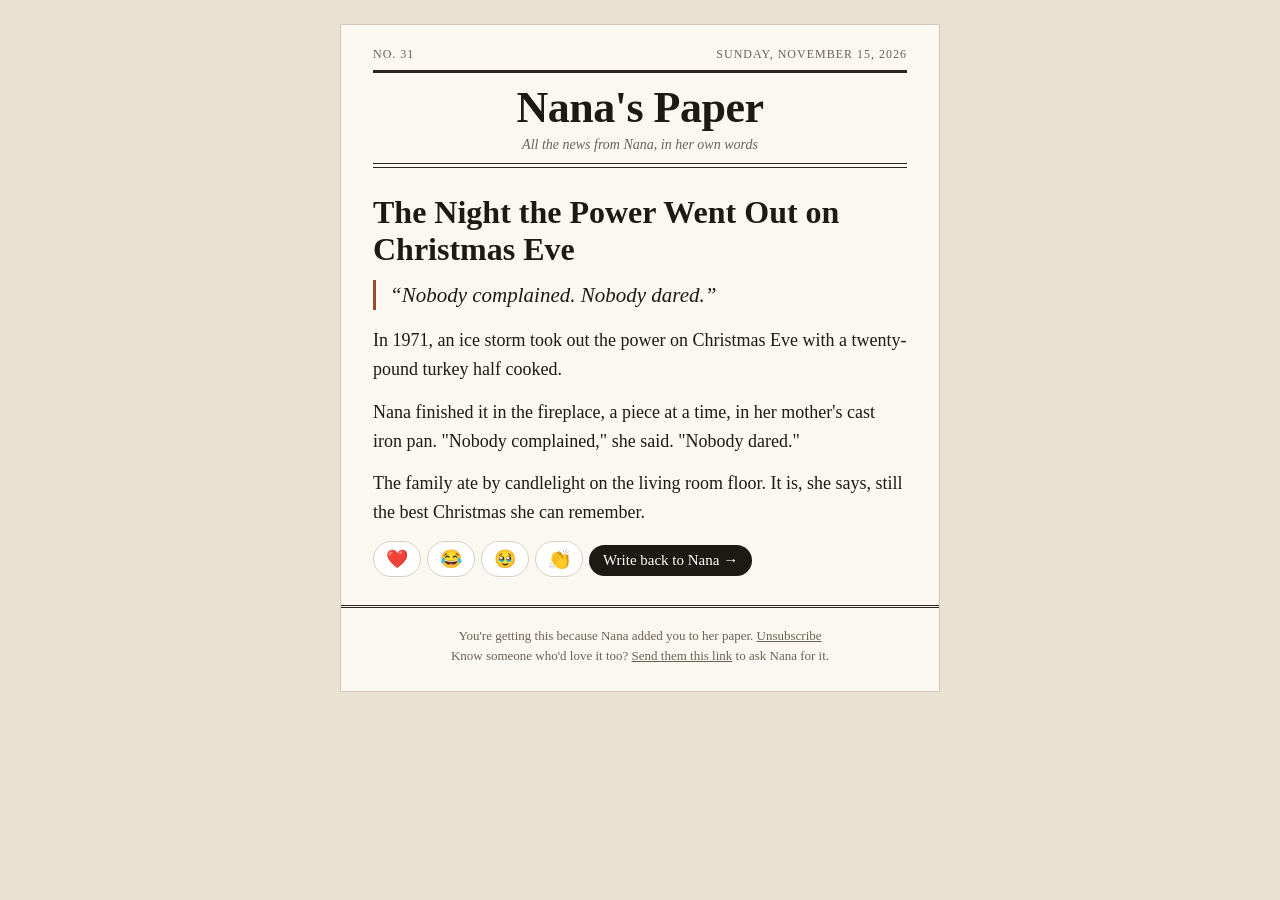
<file: examples/paper-2.html>
<!doctype html>
<html><head><meta charset="utf-8"><meta name="viewport" content="width=device-width,initial-scale=1">
<meta name="color-scheme" content="light only"><title>Nana&#39;s Paper</title></head>
<body style="margin:0;padding:0;background:#e9e2d3">
<table role="presentation" width="100%" cellpadding="0" cellspacing="0" style="background:#e9e2d3"><tr><td align="center" style="padding:24px 12px">
<table role="presentation" width="600" cellpadding="0" cellspacing="0" style="width:100%;max-width:600px;background:#fbf8f1;border:1px solid #d3c9b6">
<tr><td style="padding:22px 32px 0">
<table role="presentation" width="100%" cellpadding="0" cellspacing="0"><tr>
<td style="font-family:Georgia,'Times New Roman',Times,serif;font-size:12px;letter-spacing:1px;text-transform:uppercase;color:#6b6257">No. 31</td>
<td align="right" style="font-family:Georgia,'Times New Roman',Times,serif;font-size:12px;letter-spacing:1px;text-transform:uppercase;color:#6b6257">Sunday, November 15, 2026</td>
</tr></table>
<div style="border-top:3px solid #2b2620;border-bottom:1px solid #2b2620;margin:8px 0 0;padding:12px 0 10px;text-align:center">
<h1 style="margin:0;font-family:Georgia,'Times New Roman',Times,serif;font-size:44px;line-height:1.05;font-weight:bold;letter-spacing:-0.5px;color:#1d1a16">Nana&#39;s Paper</h1>
<p style="margin:6px 0 0;font-family:Georgia,'Times New Roman',Times,serif;font-size:14px;font-style:italic;color:#6b6257">All the news from Nana, in her own words</p>
</div>
<div style="border-top:1px solid #2b2620;margin:3px 0 18px"></div>
</td></tr>
<tr><td style="padding:8px 32px 22px;">
<h2 style="margin:0 0 12px;font-family:Georgia,'Times New Roman',Times,serif;font-size:32px;line-height:1.15;font-weight:bold;color:#1d1a16">The Night the Power Went Out on Christmas Eve</h2>
<p style="margin:4px 0 16px;padding:0 0 0 14px;border-left:3px solid #9a4b2f;font-family:Georgia,'Times New Roman',Times,serif;font-size:21px;font-style:italic;line-height:1.45;color:#1d1a16">&ldquo;Nobody complained. Nobody dared.&rdquo;</p><p style="margin:0 0 14px;font-family:Georgia,'Times New Roman',Times,serif;font-size:18px;line-height:1.6;color:#1d1a16">In 1971, an ice storm took out the power on Christmas Eve with a twenty-pound turkey half cooked.</p><p style="margin:0 0 14px;font-family:Georgia,'Times New Roman',Times,serif;font-size:18px;line-height:1.6;color:#1d1a16">Nana finished it in the fireplace, a piece at a time, in her mother&#39;s cast iron pan. &quot;Nobody complained,&quot; she said. &quot;Nobody dared.&quot;</p><p style="margin:0 0 14px;font-family:Georgia,'Times New Roman',Times,serif;font-size:18px;line-height:1.6;color:#1d1a16">The family ate by candlelight on the living room floor. It is, she says, still the best Christmas she can remember.</p>
<div style="margin:4px 0 0"><a href="#" title="Love it" style="display:inline-block;margin:0 6px 6px 0;padding:6px 12px;border:1px solid #d9d0c1;border-radius:999px;background:#ffffff;font-size:18px;text-decoration:none">❤️</a><a href="#" title="Ha!" style="display:inline-block;margin:0 6px 6px 0;padding:6px 12px;border:1px solid #d9d0c1;border-radius:999px;background:#ffffff;font-size:18px;text-decoration:none">😂</a><a href="#" title="Touched" style="display:inline-block;margin:0 6px 6px 0;padding:6px 12px;border:1px solid #d9d0c1;border-radius:999px;background:#ffffff;font-size:18px;text-decoration:none">🥹</a><a href="#" title="Bravo" style="display:inline-block;margin:0 6px 6px 0;padding:6px 12px;border:1px solid #d9d0c1;border-radius:999px;background:#ffffff;font-size:18px;text-decoration:none">👏</a><a href="#" style="display:inline-block;margin:0 0 6px;padding:7px 14px;border-radius:999px;background:#1d1a16;color:#ffffff;font-family:Georgia,'Times New Roman',Times,serif;font-size:15px;text-decoration:none">Write back to Nana &rarr;</a></div>
</td></tr>

<tr><td style="padding:18px 32px 26px;border-top:3px double #2b2620;font-family:Georgia,'Times New Roman',Times,serif;font-size:13px;line-height:1.5;color:#6b6257;text-align:center">You're getting this because Nana added you to her paper. <a href="#" style="color:#6b6257">Unsubscribe</a><br>Know someone who'd love it too? <a href="#" style="color:#6b6257">Send them this link</a> to ask Nana for it.</td></tr>
</table></td></tr></table>
</body></html>
</file>
<file: site.css>
/* Papa's Paper website. Same palette and serif as the app and the emailed paper. */
:root {
  --paper: #f6f1e7;
  --card: #fffdf8;
  --ink: #1d1a16;
  --muted: #6b6257;
  --rule: #e2d9c9;
  --navy: #1f3a5f;
  --terracotta: #b4532a;
  --green: #2e6b45;
  --tint: #efe6d6;
  --shadow: 0 1px 2px rgba(29, 26, 22, .06), 0 12px 32px -12px rgba(29, 26, 22, .22);
}
@media (prefers-color-scheme: dark) {
  :root {
    --paper: #1c1a17; --card: #2a2723; --ink: #f3eee4; --muted: #b5ac9f; --rule: #48423b;
    --navy: #7ea3d1; --terracotta: #e08a5f; --green: #6fbf8b; --tint: #26231f;
    --shadow: 0 1px 2px rgba(0, 0, 0, .3), 0 12px 32px -12px rgba(0, 0, 0, .6);
  }
}

* { box-sizing: border-box; }
html { -webkit-text-size-adjust: 100%; scroll-behavior: smooth; }
body {
  margin: 0; background: var(--paper); color: var(--ink);
  font: 400 1.125rem/1.6 "Libre Franklin", -apple-system, "Helvetica Neue", Arial, sans-serif;
}
img { max-width: 100%; height: auto; display: block; }
a { color: inherit; }
h1, h2, h3, .serif { font-family: "Newsreader", Georgia, serif; font-optical-sizing: auto; }
h1, h2, h3 { margin: 0; line-height: 1.05; letter-spacing: -.015em; text-wrap: balance; }
p { margin: 0; text-wrap: pretty; }
.wrap { max-width: 1140px; margin: 0 auto; padding: 0 24px; }
@media (max-width: 560px) { .wrap { padding: 0 16px; } }
:focus-visible { outline: 3px solid var(--terracotta); outline-offset: 3px; border-radius: 6px; }

.icon { width: 1.25em; height: 1.25em; flex: none; fill: none; stroke: currentColor; stroke-width: 2; stroke-linecap: round; stroke-linejoin: round; }

/* ---------- Top bar ---------- */
.topbar { position: sticky; top: 0; z-index: 20; background: color-mix(in srgb, var(--paper) 88%, transparent); backdrop-filter: blur(10px); border-bottom: 1px solid var(--rule); }
.topbar .wrap { display: flex; align-items: center; gap: 28px; height: 68px; }
.brand { display: flex; align-items: center; gap: 10px; text-decoration: none; font: 800 1.45rem/1 "Newsreader", Georgia, serif; letter-spacing: -.01em; white-space: nowrap; }
.brand img { width: 38px; height: 38px; border-radius: 9px; box-shadow: 0 1px 3px rgba(0,0,0,.2); }
.nav { display: flex; gap: 24px; margin-left: auto; font-weight: 600; font-size: 1rem; }
.nav a { text-decoration: none; color: var(--muted); }
.nav a:hover, .nav a[aria-current="page"] { color: var(--ink); }
.btn {
  display: inline-flex; align-items: center; justify-content: center; gap: 10px; text-decoration: none;
  font: 700 1.05rem/1 "Libre Franklin", Arial, sans-serif; padding: 15px 22px; border-radius: 14px;
  background: var(--ink); color: var(--paper); transition: transform .12s ease, background .12s ease;
}
.btn:hover { transform: translateY(-1px); background: var(--terracotta); color: #fff; }
.btn.small { padding: 11px 16px; font-size: .95rem; border-radius: 11px; }
.btn.ghost { background: transparent; color: var(--ink); box-shadow: inset 0 0 0 2px var(--ink); }
.btn.ghost:hover { background: var(--ink); color: var(--paper); }
@media (max-width: 820px) { .nav { display: none; } .topbar .btn { margin-left: auto; } }

/* App Store button: two lines, like the badge everyone recognises. */
.store { display: inline-flex; align-items: center; gap: 12px; text-decoration: none; background: #000; color: #fff; border-radius: 14px; padding: 12px 22px 12px 18px; transition: transform .12s ease; }
.store:hover { transform: translateY(-1px); }
.store .icon { width: 30px; height: 30px; }
.store span { display: block; font-size: .78rem; line-height: 1.2; opacity: .85; }
.store strong { display: block; font-size: 1.35rem; line-height: 1.15; letter-spacing: -.01em; }

/* ---------- Hero ---------- */
.hero { padding: 64px 0 40px; overflow: hidden; }
.hero .wrap { display: grid; grid-template-columns: minmax(0, 1.05fr) minmax(0, .95fr); gap: 48px; align-items: center; }
.pill { display: inline-flex; align-items: center; gap: 8px; padding: 7px 14px; border-radius: 999px; background: var(--card); box-shadow: inset 0 0 0 1px var(--rule); font-weight: 700; font-size: .88rem; color: var(--green); }
.hero h1 { font-size: clamp(2.7rem, 5.6vw, 4.6rem); font-weight: 800; margin: 20px 0 22px; }
.hero .who { display: inline-block; transition: opacity .25s ease, transform .25s ease; }
.hero .who.out { opacity: 0; transform: translateY(-.15em); }
.hero h1 em { font-style: italic; font-weight: 700; color: var(--terracotta); position: relative; white-space: nowrap; }
.hero h1 em svg { position: absolute; left: 0; right: 0; bottom: -.12em; width: 100%; height: .28em; }
.lede { font-size: clamp(1.15rem, 1.8vw, 1.35rem); color: var(--muted); max-width: 33em; }
.lede b { color: var(--ink); font-weight: 700; }
.cta-row { display: flex; flex-wrap: wrap; align-items: center; gap: 14px; margin-top: 30px; }
.chips { display: flex; flex-wrap: wrap; gap: 10px; margin-top: 30px; padding: 0; list-style: none; }
.chips li { display: inline-flex; align-items: center; gap: 8px; font-weight: 600; font-size: .95rem; padding: 9px 14px; border-radius: 12px; background: var(--card); box-shadow: inset 0 0 0 1px var(--rule); }
.chips .icon { color: var(--terracotta); width: 1.1em; height: 1.1em; }

.stage { position: relative; height: 600px; }
.phone {
  position: absolute; width: 270px; aspect-ratio: 1320 / 2868; border-radius: 42px; overflow: hidden;
  border: 9px solid #15130f; background: #15130f; box-shadow: var(--shadow), 0 30px 60px -20px rgba(29,26,22,.45);
}
.phone img { width: 100%; height: 100%; object-fit: cover; }
.stage .back { left: 4%; top: 46px; transform: rotate(-6deg); }
.stage .front { right: 4%; top: 0; transform: rotate(4deg); }
.notif {
  position: absolute; left: -2%; bottom: 34px; width: 330px; z-index: 3; display: flex; gap: 12px; align-items: flex-start;
  background: color-mix(in srgb, var(--card) 94%, transparent); backdrop-filter: blur(8px); border-radius: 18px; padding: 14px 16px;
  box-shadow: var(--shadow); font-size: .92rem; line-height: 1.35;
}
.notif img { width: 40px; height: 40px; border-radius: 10px; }
.notif .when { display: flex; justify-content: space-between; color: var(--muted); font-size: .8rem; margin-bottom: 2px; }
.notif b { display: block; }
@media (max-width: 960px) {
  .hero { padding-top: 36px; }
  .hero .wrap { grid-template-columns: 1fr; gap: 20px; }
  .stage { height: 520px; max-width: 520px; width: 100%; margin: 0 auto; }
  .phone { width: 230px; }
  .notif { left: 0; bottom: 6px; width: 300px; }
}
@media (max-width: 480px) {
  .stage { height: 440px; }
  .phone { width: 188px; border-width: 7px; border-radius: 32px; }
  .stage .back { left: 0; } .stage .front { right: 0; }
  .notif { width: calc(100% - 12px); }
}

/* ---------- Numbers strip ---------- */
.numbers { border-block: 1px solid var(--rule); background: var(--card); }
.numbers ul { list-style: none; margin: 0 auto; padding: 26px 24px; display: grid; grid-template-columns: repeat(4, 1fr); gap: 20px; }
.numbers li { display: flex; align-items: baseline; gap: 12px; }
.numbers strong { font: 800 clamp(2.4rem, 4.5vw, 3.4rem)/1 "Newsreader", Georgia, serif; color: var(--terracotta); }
.numbers span { font-weight: 600; line-height: 1.25; }
@media (max-width: 760px) { .numbers ul { grid-template-columns: 1fr 1fr; } }

/* ---------- Sections ---------- */
section.block { padding: 96px 0; }
section.block.tinted { background: var(--tint); }
.eyebrow { display: inline-flex; align-items: center; gap: 8px; font-weight: 800; font-size: .8rem; letter-spacing: .14em; text-transform: uppercase; color: var(--terracotta); }
.head { max-width: 720px; margin-bottom: 48px; }
.head h2 { font-size: clamp(2.2rem, 4.4vw, 3.4rem); font-weight: 800; margin: 12px 0 14px; }
.head p { font-size: 1.2rem; color: var(--muted); }
.center { text-align: center; margin-inline: auto; }
@media (max-width: 560px) { section.block { padding: 64px 0; } }

/* How it works */
.steps { display: grid; grid-template-columns: repeat(3, 1fr); gap: 28px; list-style: none; margin: 0; padding: 0; counter-reset: s; }
.step { background: var(--card); border-radius: 26px; padding: 28px 28px 0; box-shadow: var(--shadow); display: flex; flex-direction: column; overflow: hidden; }
.step .badge { width: 58px; height: 58px; border-radius: 16px; display: grid; place-items: center; color: #fff; margin-bottom: 18px; }
.step .badge .icon { width: 28px; height: 28px; }
.step h3 { font-size: 1.75rem; font-weight: 800; margin-bottom: 8px; }
.step h3 small { display: block; font: 800 .78rem/1 "Libre Franklin", Arial, sans-serif; letter-spacing: .14em; text-transform: uppercase; color: var(--muted); margin-bottom: 10px; }
.step p { color: var(--muted); }
.step .shot { margin: 26px auto 0; width: 78%; border-radius: 26px 26px 0 0; overflow: hidden; border: 7px solid #15130f; border-bottom: 0; aspect-ratio: 4 / 5; }
.step .shot img { width: 100%; height: auto; }
.step .shot.email { border: 1px solid var(--rule); border-bottom: 0; border-radius: 12px 12px 0 0; width: 88%; }
@media (max-width: 900px) { .steps { grid-template-columns: 1fr; max-width: 520px; margin-inline: auto; } }

/* Feature grid */
.features { display: grid; grid-template-columns: repeat(3, 1fr); gap: 20px; }
.feature { padding: 26px; border-radius: 22px; background: var(--card); box-shadow: inset 0 0 0 1px var(--rule); }
.feature .icon { width: 34px; height: 34px; color: var(--navy); margin-bottom: 14px; stroke-width: 1.8; }
.feature h3 { font-size: 1.45rem; font-weight: 700; margin-bottom: 6px; }
.feature p { color: var(--muted); font-size: 1.02rem; }
@media (max-width: 900px) { .features { grid-template-columns: 1fr 1fr; } }
@media (max-width: 600px) { .features { grid-template-columns: 1fr; } }

/* Families */
.split { display: grid; grid-template-columns: minmax(0, .9fr) minmax(0, 1.1fr); gap: 64px; align-items: center; }
.inbox { background: var(--card); border-radius: 22px; box-shadow: var(--shadow); overflow: hidden; max-width: 460px; margin-inline: auto; }
.inbox .bar { display: flex; align-items: center; gap: 12px; padding: 14px 18px; border-bottom: 1px solid var(--rule); font-size: .92rem; }
.inbox .bar img { width: 36px; height: 36px; border-radius: 9px; }
.inbox .bar b { display: block; }
.inbox .bar span { color: var(--muted); }
.inbox .mail { height: 520px; overflow: hidden; position: relative; }
.inbox .mail::after { content: ""; position: absolute; inset: auto 0 0; height: 90px; background: linear-gradient(transparent, var(--card)); }
.checks { list-style: none; padding: 0; margin: 28px 0 32px; display: grid; gap: 20px; }
.checks li { display: grid; grid-template-columns: 48px 1fr; gap: 16px; align-items: start; }
.checks .dot { width: 48px; height: 48px; border-radius: 14px; display: grid; place-items: center; background: var(--card); box-shadow: inset 0 0 0 1px var(--rule); color: var(--green); }
.checks b { display: block; font-size: 1.15rem; }
.checks span { color: var(--muted); }
@media (max-width: 900px) { .split { grid-template-columns: 1fr; gap: 40px; } .split .inbox { order: 2; } }

/* Privacy band */
.privacy { background: var(--navy); color: #fff; }
.privacy .eyebrow { color: #f2c6a8; }
.privacy .head p { color: rgba(255,255,255,.8); }
.privacy .grid { display: grid; grid-template-columns: repeat(3, 1fr); gap: 20px; }
.privacy .item { padding: 24px; border-radius: 20px; background: rgba(255,255,255,.08); }
.privacy .item .icon { width: 30px; height: 30px; margin-bottom: 12px; color: #f2c6a8; }
.privacy .item h3 { font-size: 1.35rem; margin-bottom: 6px; }
.privacy .item p { color: rgba(255,255,255,.8); font-size: 1rem; }
.privacy a { color: #fff; font-weight: 700; }
@media (prefers-color-scheme: dark) { .privacy { background: #1b2b40; } }
@media (max-width: 800px) { .privacy .grid { grid-template-columns: 1fr; } }

/* Final call */
.final { text-align: center; }
.final img.appicon { width: 96px; height: 96px; border-radius: 22px; margin: 0 auto 22px; box-shadow: var(--shadow); }
.final h2 { font-size: clamp(2.4rem, 5vw, 3.8rem); font-weight: 800; margin-bottom: 14px; }
.final p { font-size: 1.2rem; color: var(--muted); margin-bottom: 30px; }
.final .cta-row { justify-content: center; }

/* Footer */
footer.site { border-top: 1px solid var(--rule); padding: 36px 0 44px; color: var(--muted); font-size: .95rem; }
footer.site .wrap { display: flex; flex-wrap: wrap; align-items: center; justify-content: space-between; gap: 18px; }
footer.site nav { display: flex; flex-wrap: wrap; gap: 22px; font-weight: 600; }
footer.site a { text-decoration: none; }
footer.site a:hover { color: var(--ink); }
footer.site .brand { font-size: 1.15rem; color: var(--ink); }
footer.site .brand img { width: 30px; height: 30px; border-radius: 7px; }

/* Example papers page */
.page-head { padding: 64px 0 28px; }
.page-head h1 { font-size: clamp(2.6rem, 5.6vw, 4.2rem); font-weight: 800; margin: 14px 0 14px; }
.page-head p { font-size: 1.25rem; color: var(--muted); max-width: 36em; }
.tabs { display: flex; flex-wrap: wrap; gap: 10px; margin: 0 0 22px; }
.tabs button {
  font: 700 1rem/1 "Libre Franklin", Arial, sans-serif; padding: 13px 18px; border-radius: 12px; border: 0; cursor: pointer;
  background: var(--card); color: var(--ink); box-shadow: inset 0 0 0 1px var(--rule);
}
.tabs button[aria-selected="true"] { background: var(--ink); color: var(--paper); box-shadow: none; }
.example { display: grid; grid-template-columns: minmax(0, 1fr) 300px; gap: 40px; align-items: start; padding-bottom: 80px; }
.example .inbox { max-width: none; margin: 0; }
.example iframe { display: block; width: 100%; height: 1100px; border: 0; background: #ede6d8; }
.notes h3 { font-size: 1.4rem; margin-bottom: 14px; }
.notes ul { list-style: none; padding: 0; margin: 0 0 28px; display: grid; gap: 16px; }
.notes li { display: grid; grid-template-columns: 28px 1fr; gap: 10px; color: var(--muted); font-size: 1rem; }
.notes li .icon { color: var(--terracotta); margin-top: 3px; }
.notes li b { color: var(--ink); }
.fineprint { font-size: .9rem; color: var(--muted); font-style: italic; }
@media (max-width: 900px) { .example { grid-template-columns: 1fr; } .example iframe { height: 900px; } }

/* ---------- Pricing ---------- */
.plans { display: grid; grid-template-columns: repeat(auto-fit, minmax(min(100%, 300px), 1fr)); gap: 20px; max-width: 820px; margin: 0 auto; }
.plan { position: relative; background: var(--card); border-radius: 24px; padding: 28px 26px; box-shadow: inset 0 0 0 1.5px var(--rule); }
.plan.plus { box-shadow: inset 0 0 0 3px var(--green), var(--shadow); }
.plan h3 { margin: 0 0 6px; font: 700 1.5rem/1.2 "Newsreader", Georgia, serif; }
.plan .price { display: flex; align-items: baseline; gap: 6px; margin-bottom: 4px; }
.plan .price strong { font: 800 2.6rem/1 "Newsreader", Georgia, serif; color: var(--terracotta); }
.plan.plus .price strong { color: var(--green); }
.plan .price span, .plan .alt { color: var(--muted); font-weight: 600; }
.plan .alt { margin: 0 0 10px; }
.plan ul { list-style: none; padding: 0; margin: 16px 0 0; display: grid; gap: 12px; }
.plan li { display: flex; gap: 10px; align-items: flex-start; font-size: 1.05rem; }
.plan li .icon { flex: none; width: 1.3em; height: 1.3em; color: var(--terracotta); margin-top: 2px; }
.plan.plus li .icon { color: var(--green); }
.plan .tag { position: absolute; top: -13px; left: 24px; background: var(--green); color: #fff; font-weight: 800; font-size: .75rem; letter-spacing: .08em; text-transform: uppercase; padding: 5px 12px; border-radius: 999px; }
#pricing .note { text-align: center; color: var(--muted); max-width: 36em; margin: 24px auto 0; font-style: italic; }
</file>
